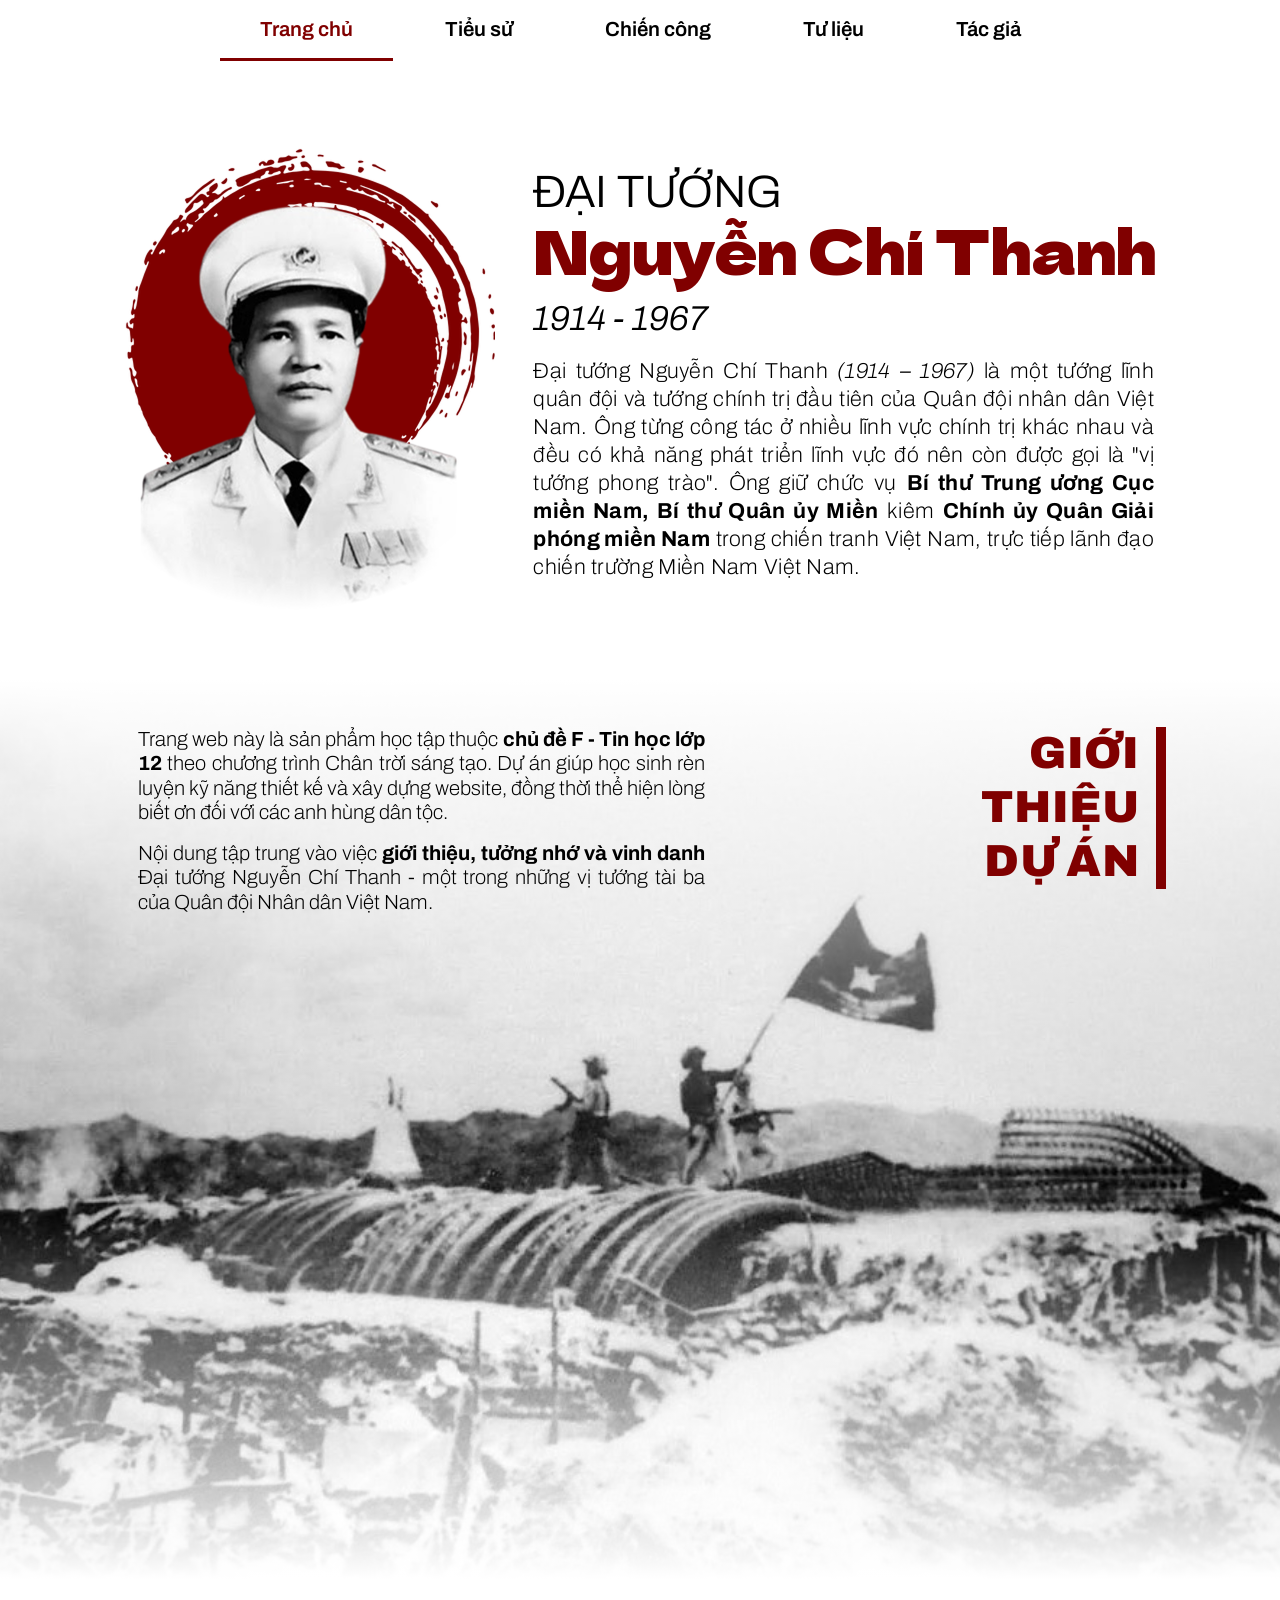
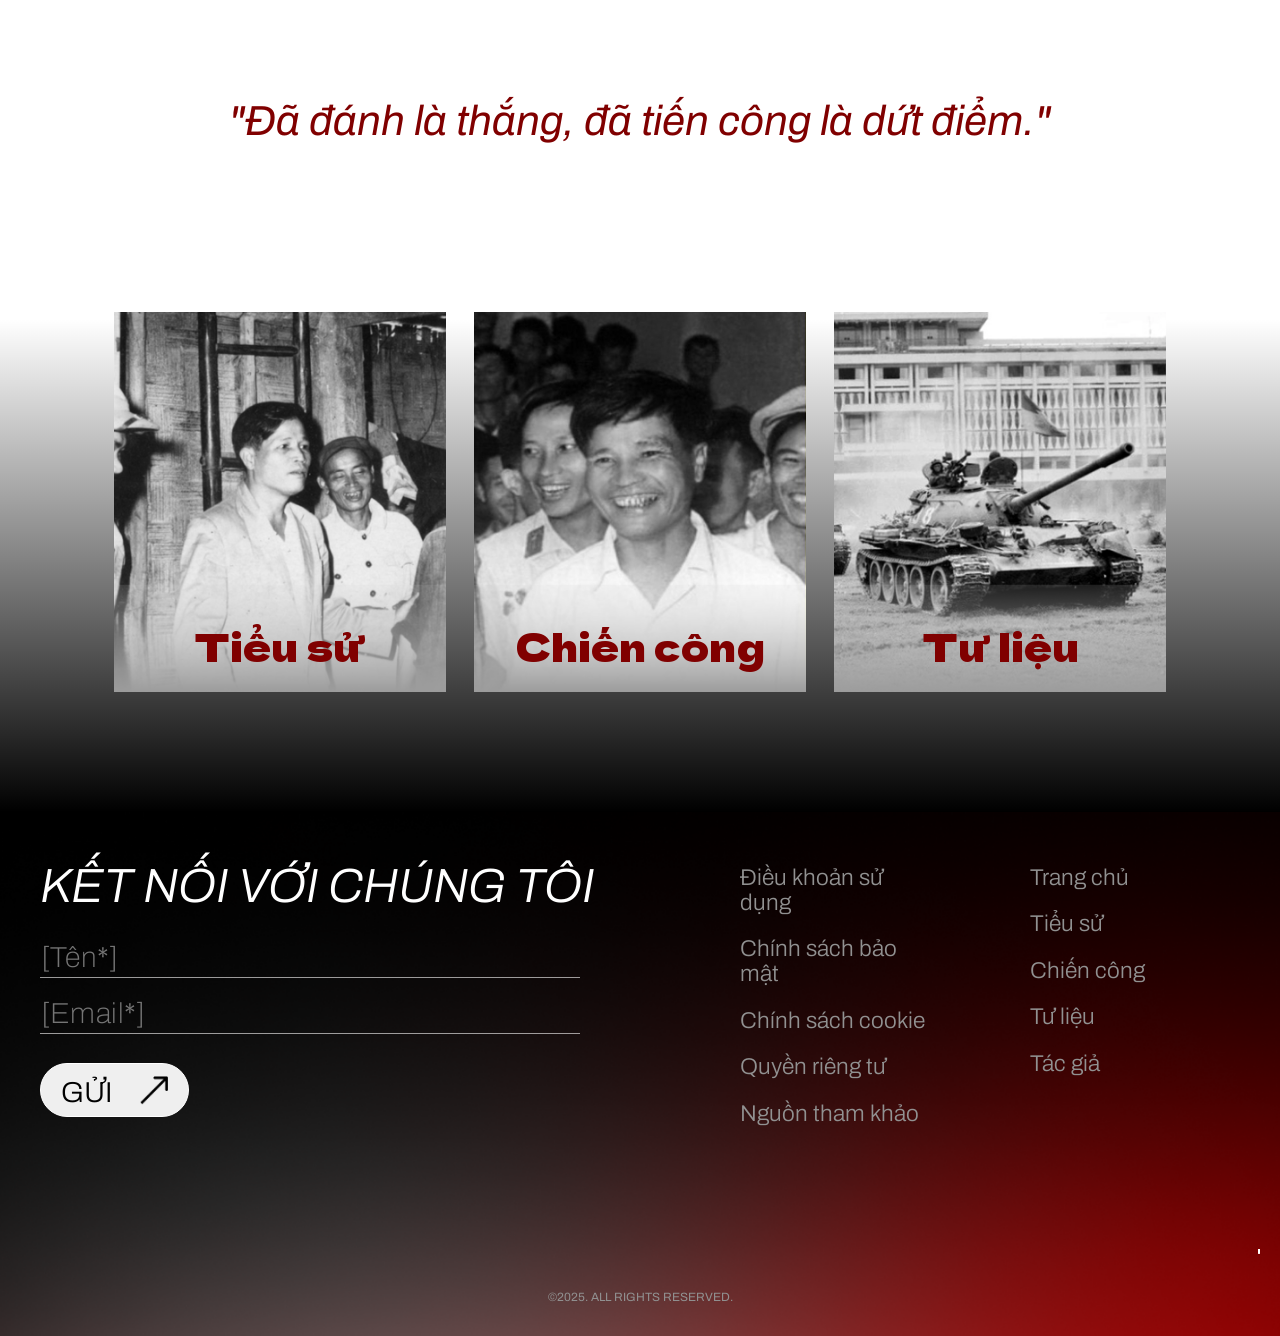
<file: index.html>
<!DOCTYPE html>
<html lang="vi">
<head>
    <meta charset="UTF-8">
    <meta name="viewport" content="width=device-width, initial-scale=1.0">
    <title>Anh hùng Nguyễn Chí Thanh</title>
    <style>
        @import url('https://fonts.googleapis.com/css2?family=Archivo:ital,wght@0,100..900;1,100..900&family=Dela+Gothic+One&display=swap');
    </style>
    <link rel="stylesheet" href="style.css">
</head>
<body>
    <nav>
        <a href="index.html" class="active">Trang chủ</a>
        <a href="autobiography.html">Tiểu sử</a>
        <a href="war.html">Chiến công</a>
        <a href="documentary.html">Tư liệu</a>
        <a href="contact.html">Tác giả</a>
    </nav>

    <section class="container">
        <div class="section-content nct">
            <img src="NCT.png" alt="Đại tướng Nguyễn Chí Thanh">
            <div class="info">
                <h2>Đại tướng</h2> 
                <h1>Nguyễn Chí Thanh</h1>
                <h3>1914 - 1967</h3>
                <p>Đại tướng Nguyễn Chí Thanh <i>(1914 – 1967)</i> là một tướng lĩnh quân đội và tướng chính trị đầu tiên của Quân đội nhân dân Việt Nam. 
                    Ông từng công tác ở nhiều lĩnh vực chính trị khác nhau và đều có khả năng phát triển lĩnh vực đó nên còn được gọi là "vị tướng phong trào". 
                    Ông giữ chức vụ <strong>Bí thư Trung ương Cục miền Nam, Bí thư Quân ủy Miền</strong> kiêm <strong>Chính ủy Quân Giải phóng miền Nam</strong> trong chiến tranh Việt Nam, trực tiếp lãnh đạo chiến trường Miền Nam Việt Nam.
                </p>    
            </div>
        </div>

        <div class="intro">
            <div class="section-content">
                <div class="intro_2">
                    <p>Trang web này là sản phẩm học tập thuộc <strong>chủ đề F - Tin học lớp 12</strong> theo chương trình Chân trời sáng tạo. 
                        Dự án giúp học sinh rèn luyện kỹ năng thiết kế và xây dựng website, đồng thời thể hiện lòng biết ơn đối với các anh hùng dân tộc.</p>
                    <p>Nội dung tập trung vào việc <strong>giới thiệu, tưởng nhớ và vinh danh</strong> Đại tướng Nguyễn Chí Thanh - một trong những vị tướng tài ba của Quân đội Nhân dân Việt Nam.</p>
                </div>
                <h2 class="intro_1">Giới thiệu dự án</h2>
            </div>
        </div>  

        <div class="section-content">
            <p class="quote">"Đã đánh là thắng, đã tiến công là dứt điểm."</p>
        </div>

        <div class="summary">
            <div class="section-content">
                <div class="col-third">
                    <div class="flip-box">
                        <div class="front">
                        <div class="front-div">
                            <img src="Frame 4.png" alt="">
                            <h3>Tiểu sử</h3>
                        </div>
                        </div>
                        <div class="back">
                            <h3>Tiểu sử</h3>
                            <p>Khám phá Đại tướng Nguyễn Chí Thanh – vị tướng tài ba, nhà lãnh đạo xuất sắc, người góp công lớn trong hai cuộc kháng chiến của dân tộc.</p>
                        </div>
                    </div>
                </div> 
                <div class="col-third">   
                    <div class="flip-box">
                        <div class="front">
                        <div class="front-div">
                            <img src="Frame 5.png" alt="">
                            <h3>Chiến công</h3>
                        </div>
                        </div>
                        <div class="back">
                            <h3>Chiến công</h3>
                            <p id="pdr-62">Theo dấu bước chân Nguyễn Chí Thanh in trên từng chiến trường để cảm nhận sâu sắc hơn tầm vóc một vị anh hùng dân tộc.</p>
                        </div>
                    </div>
                </div>
                <div class="col-third">
                    <div class="flip-box">
                        <div class="front">
                        <div class="front-div">
                            <img src="Frame 6.png" alt="">
                            <h3>Tư liệu</h3>
                        </div>
                        </div>
                        <div class="back">
                            <h3>Tư liệu</h3>
                            <p id="pdr-82">Một số hình ảnh, thước phim ấn tượng về những địa danh nổi bật trong chiến dịch Hồ Chí Minh.</p>
                        </div>
                    </div>
                </div>
            </div>
        </div>
    </section> 

    <footer class="footer">
        <div class="footer-container">
            <div class="footer-left">
                <h2>KẾT NỐI VỚI CHÚNG TÔI</h2>
                <input type="text" placeholder="[Tên*]" />
                <input type="email" placeholder="[Email*]" />
                <button class="send-button">GỬI <img src="Arrow 1.png" alt=""></button>
            </div>
    
            <div class="footer-right">
                <div class="footer-links">
                    <div class="links-column">
                        <ul>
                            <li>Điều khoản sử dụng</li>
                            <li>Chính sách bảo mật</li>
                            <li>Chính sách cookie</li>
                            <li>Quyền riêng tư</li>
                            <li>Nguồn tham khảo</li>
                        </ul>
                    </div>
                    <div class="links-column">
                        <ul>
                            <li>Trang chủ</li>
                            <li>Tiểu sử</li>
                            <li>Chiến công</li>
                            <li>Tư liệu</li>
                            <li>Tác giả</li>
                        </ul>
                    </div>
                </div>
            </div>
        </div>
    
        <div class="marquee-container">
          <p class="footer-note marquee-text">
              Đây là sản phẩm học tập chủ đề F - Tin học lớp 12 - Trường THPT chuyên Lê Hồng Phong
          </p>
      </div>
        <p class="footer-copyright">©2025. ALL RIGHTS RESERVED.</p>
    </footer>
</body>
</html>
</file>
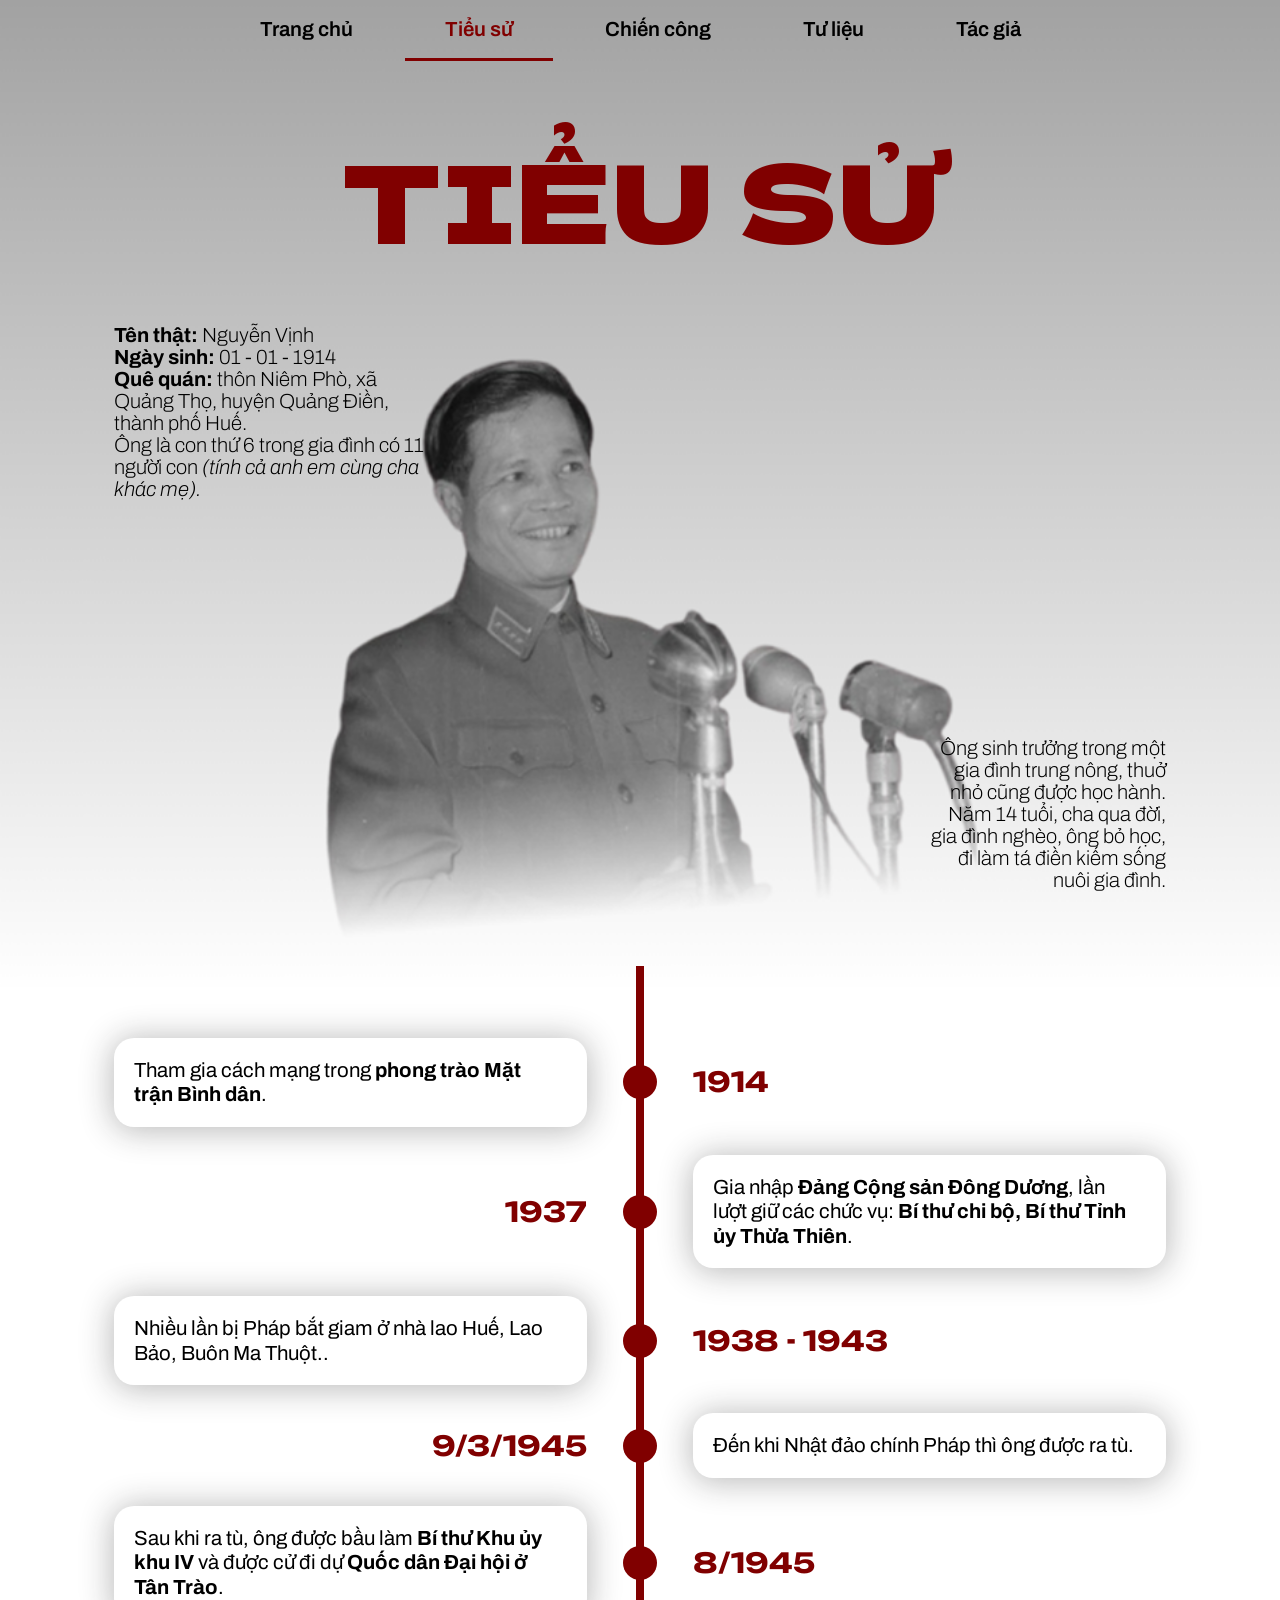
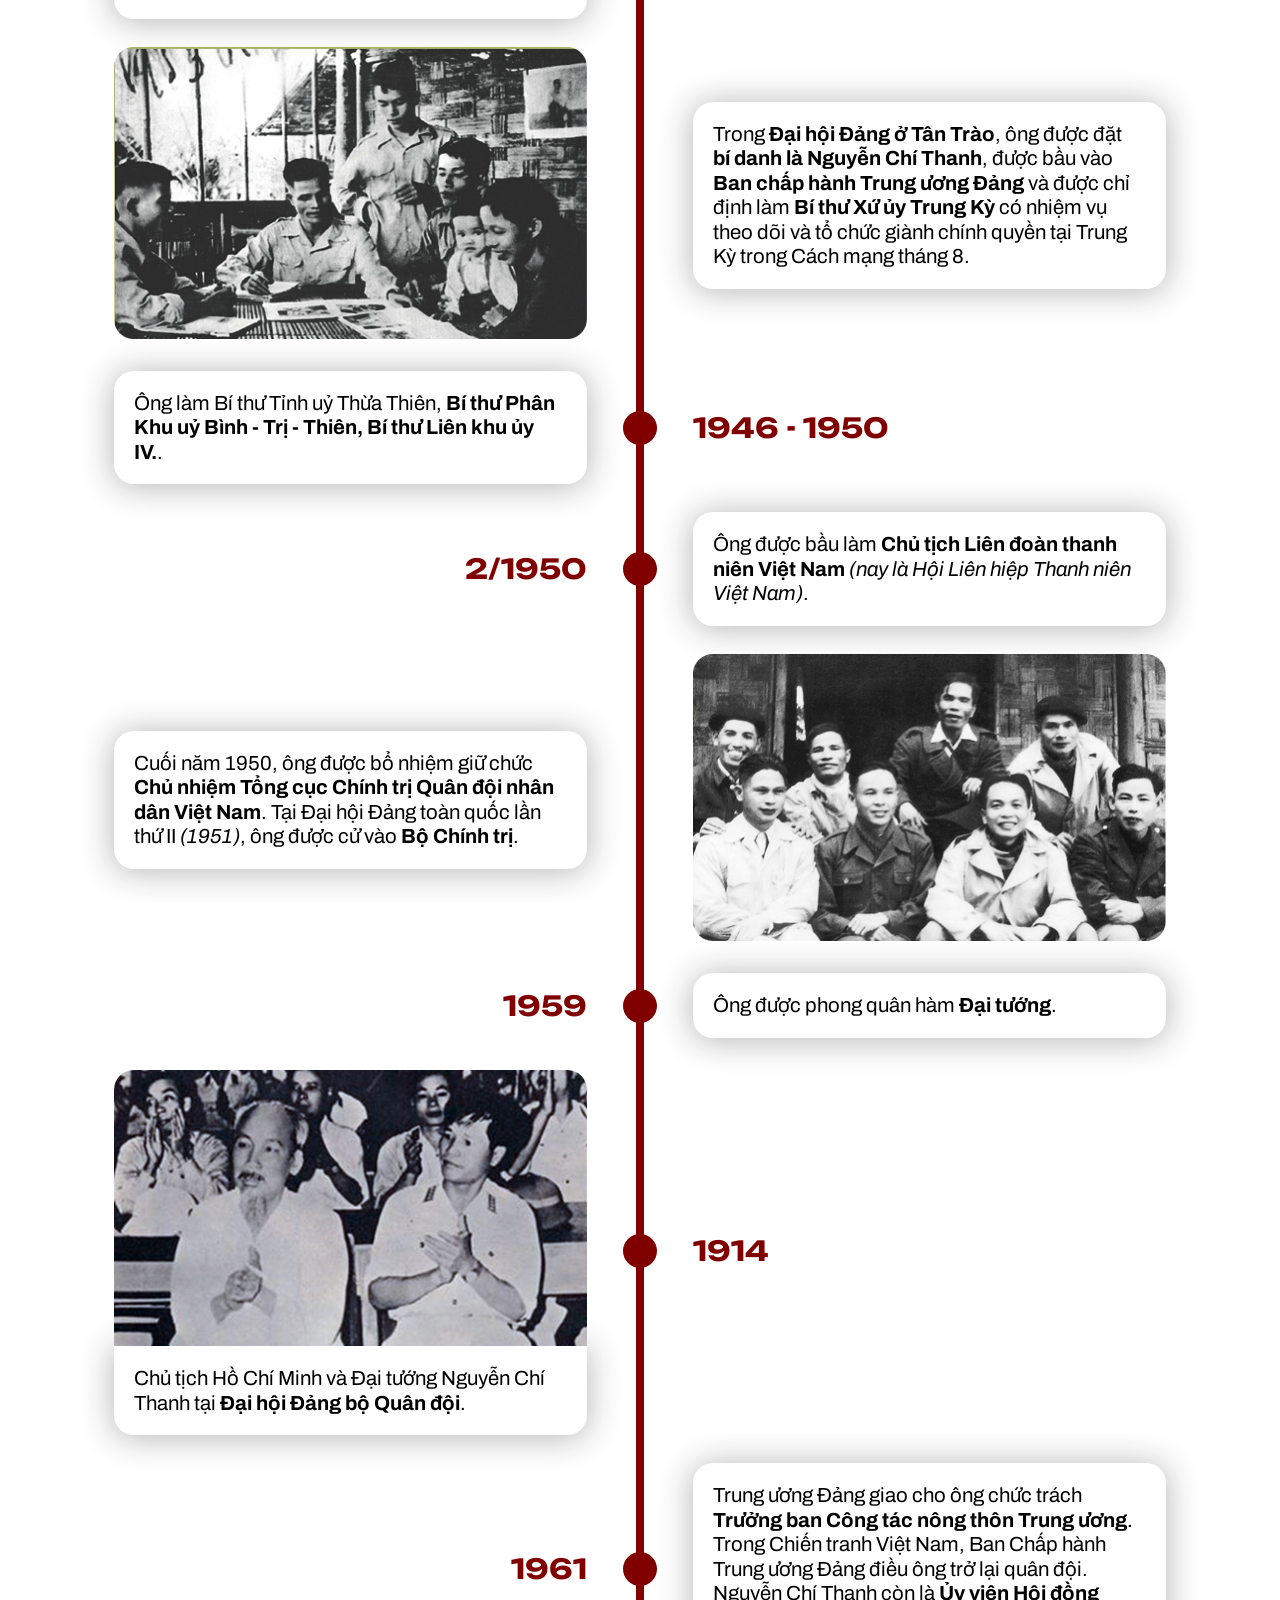
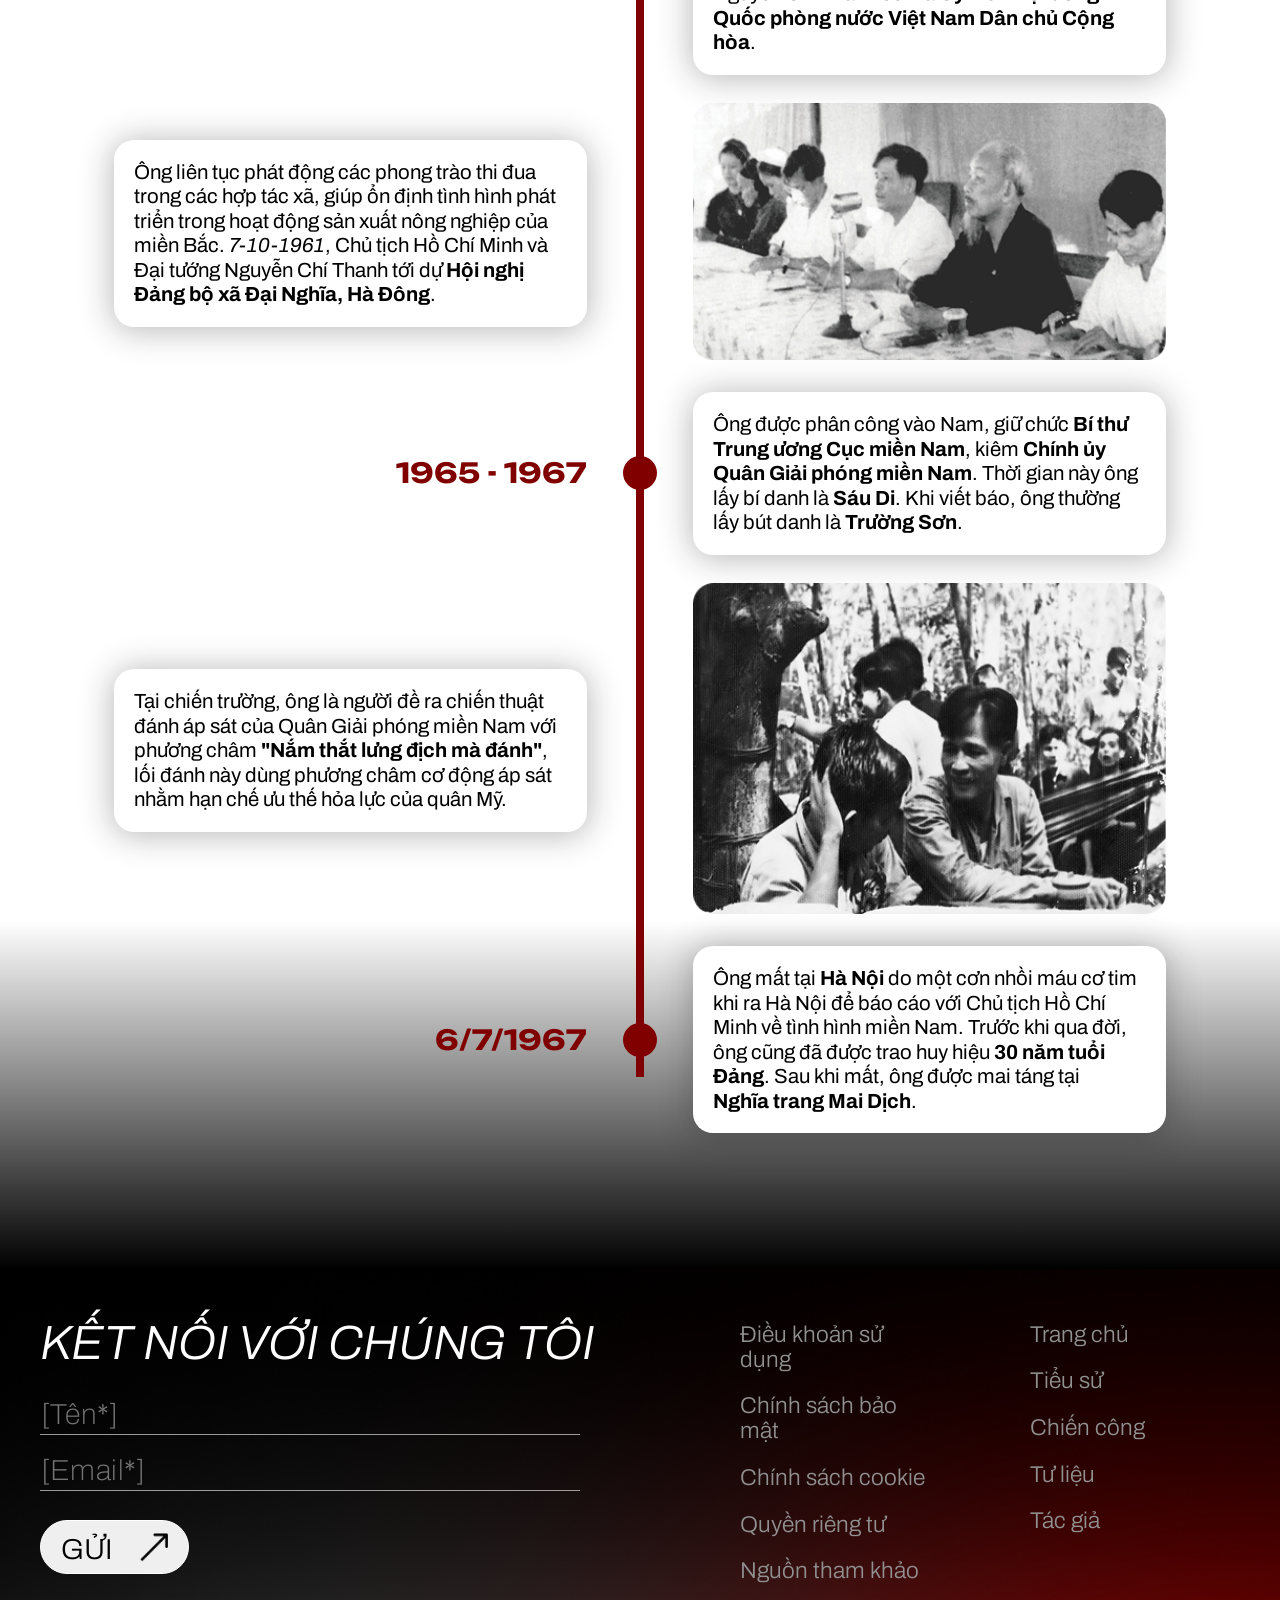
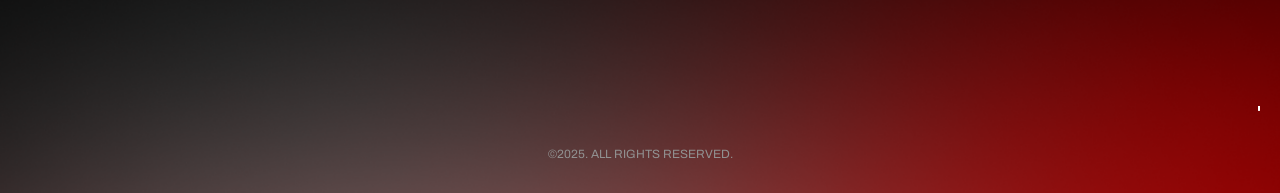
<file: autobiography.html>
<!DOCTYPE html>
<html lang="vi">
<head>
    <meta charset="UTF-8">
    <meta name="viewport" content="width=device-width, initial-scale=1.0">
    <title>Anh hùng Nguyễn Chí Thanh</title>
    <style>
        @import url('https://fonts.googleapis.com/css2?family=Archivo:ital,wght@0,100..900;1,100..900&family=Dela+Gothic+One&display=swap');
        @import url('https://fonts.googleapis.com/css2?family=Unbounded:wght@700&display=swap');
    </style>
    <link rel="stylesheet" href="style.css">
    <link rel="stylesheet" href="https://cdnjs.cloudflare.com/ajax/libs/font-awesome/6.0.0/css/all.min.css">
</head>
<body>
    <div class="wrapper1">
        <nav class="nav-bio">
            <a href="index.html">Trang chủ</a>
            <a href="autobiography.html" class="active">Tiểu sử</a>
            <a href="war.html">Chiến công</a>
            <a href="documentary.html">Tư liệu</a>
            <a href="contact.html">Tác giả</a>
        </nav>

        <section class="section-content bio">
            <h1 class="bio-title">Tiểu sử</h1>
            <div class="bio-p">
            <p class="left">
                <strong>Tên thật:</strong> Nguyễn Vịnh
                <br><b>Ngày sinh:</b> 01 - 01 - 1914
                <br><strong>Quê quán:</strong> thôn Niêm Phò, xã Quảng Thọ, huyện Quảng Điền, thành phố Huế.
                <br>Ông là con thứ 6 trong gia đình có 11 người con <i>(tính cả anh em cùng cha khác mẹ).</i> 
            </p>
            <p class="right">Ông sinh trưởng trong một gia đình trung nông, thuở nhỏ cũng được học hành. Năm 14 tuổi, cha qua đời, gia đình nghèo, ông bỏ học, đi làm tá điền kiếm sống nuôi gia đình.</p>
            </div>
        </section>
    </div>

    <section class="timeline">
        <div class="section-content">
            <div class="tl-row autoShow">
                <p class="tl-item tl-left">Tham gia cách mạng trong <b>phong trào Mặt trận Bình dân</b>.</p>
                <h3 class="tl-item tl-right">1914</h3>
            </div>
            <div class="tl-row autoShow">
                <h3 class="tl-item tl-left">1937</h3>
                <p class="tl-item tl-right">Gia nhập <b>Đảng Cộng sản Đông Dương</b>, lần lượt giữ các chức vụ: <b>Bí thư chi bộ, Bí thư Tỉnh ủy Thừa Thiên</b>.</p>
            </div>
            <div class="tl-row autoShow">
                <p class="tl-item tl-left">Nhiều lần bị Pháp bắt giam ở nhà lao Huế, Lao Bảo, Buôn Ma Thuột.</b>.</p>
                <h3 class="tl-item tl-right">1938 - 1943</h3>
            </div>
            <div class="tl-row autoShow">
                <h3 class="tl-item tl-left">9/3/1945</h3>
                <p class="tl-item tl-right">Đến khi Nhật đảo chính Pháp thì ông được ra tù.</p>
            </div>
            <div class="tl-row autoShow">
                <p class="tl-item tl-left">Sau khi ra tù, ông được bầu làm <b>Bí thư Khu ủy khu IV</b> và được cử đi dự <b>Quốc dân Đại hội ở Tân Trào</b>.</p>
                <h3 class="tl-item tl-right">8/1945</h3>
            </div>
            <div class="tl-row autoShow">
                <div class="tl-item"><img src="image 3.png" alt=""></div>
                <p class="tl-item tl-right" id="nodot">Trong <b>Đại hội Đảng ở Tân Trào</b>, ông được đặt <b>bí danh là Nguyễn Chí Thanh</b>, được bầu vào 
                    <b>Ban chấp hành Trung ương Đảng</b> và được chỉ định làm <b>Bí thư Xứ ủy Trung Kỳ</b> có nhiệm vụ theo dõi và tổ chức giành chính quyền tại Trung Kỳ trong Cách mạng tháng 8.</p>
            </div>
            <div class="tl-row autoShow">
                <p class="tl-item tl-left">Ông làm Bí thư Tỉnh uỷ Thừa Thiên, <b>Bí thư Phân Khu uỷ Bình - Trị - Thiên, Bí thư Liên khu ủy IV.</b>.</p>
                <h3 class="tl-item tl-right">1946 - 1950</h3>
            </div>
            <div class="tl-row autoShow">
                <h3 class="tl-item tl-left">2/1950</h3>
                <p class="tl-item tl-right">Ông được bầu làm <b>Chủ tịch Liên đoàn thanh niên Việt Nam</b> <i>(nay là Hội Liên hiệp Thanh niên Việt Nam)</i>.</p>
            </div>
            <div class="tl-row autoShow">
                <p class="tl-item tl-left" id="nodot">Cuối năm 1950, ông được bổ nhiệm giữ chức <b>Chủ nhiệm Tổng cục Chính trị 
                    Quân đội nhân dân Việt Nam</b>. Tại Đại hội Đảng toàn quốc lần thứ II <i>(1951)</i>, ông được cử vào <b>Bộ Chính trị</b>.</p>
                    <div class="tl-item"><img src="image 4.png" alt=""></div>
            </div>
            <div class="tl-row autoShow">
                <h3 class="tl-item tl-left">1959</h3>
                <p class="tl-item tl-right">Ông được phong quân hàm <b>Đại tướng</b>.</p>
            </div>
            <div class="tl-row autoShow">
                <div class="tl-item tl-left" >
                    <img id="bdradius-special-img" src="image 22.png" alt="">
                    <p id="bdradius-special-p">Chủ tịch Hồ Chí Minh và Đại tướng Nguyễn Chí Thanh tại <b>Đại hội Đảng bộ Quân đội</b>.</p>
                </div>
                <h3 class="tl-item tl-right">1914</h3>
            </div>
            <div class="tl-row autoShow">
                <h3 class="tl-item tl-left">1961</h3>
                <p class="tl-item tl-right">Trung ương Đảng giao cho ông chức trách <b>Trưởng ban Công tác nông thôn Trung ương</b>. 
                    Trong Chiến tranh Việt Nam, Ban Chấp hành Trung ương Đảng điều ông trở lại quân đội. Nguyễn Chí Thanh còn là 
                    <b>Ủy viên Hội đồng Quốc phòng nước Việt Nam Dân chủ Cộng hòa</b>.</p>
            </div>
            <div class="tl-row autoShow">
                <p class="tl-item tl-left" id="nodot">Ông liên tục phát động các phong trào thi đua trong các hợp tác xã, 
                    giúp ổn định tình hình phát triển trong hoạt động sản xuất nông nghiệp của miền Bắc. <i>7-10-1961</i>, 
                    Chủ tịch Hồ Chí Minh và Đại tướng Nguyễn Chí Thanh tới dự <b>Hội nghị Đảng bộ xã Đại Nghĩa, Hà Đông</b>.</p>
                    <div class="tl-item"><img src="image 5.png" alt=""></div>
            </div>
            <div class="tl-row autoShow">
                <h3 class="tl-item tl-left">1965 - 1967</h3>
                <p class="tl-item tl-right">Ông được phân công vào Nam, giữ chức <b>Bí thư Trung ương Cục miền Nam</b>, 
                    kiêm <b>Chính ủy Quân Giải phóng miền Nam</b>. Thời gian này ông lấy bí danh là <b>Sáu Di</b>. 
                    Khi viết báo, ông thường lấy bút danh là <b>Trường Sơn</b>.</p>
            </div>
            <div class="tl-row autoShow">
                <p class="tl-item tl-left" id="nodot">Tại chiến trường, ông là người đề ra chiến thuật đánh áp sát của 
                    Quân Giải phóng miền Nam với phương châm <b>"Nắm thắt lưng địch mà đánh"</b>, lối đánh này dùng 
                    phương châm cơ động áp sát nhằm hạn chế ưu thế hỏa lực của quân Mỹ.</p>
                <div class="tl-item"><img src="image 6.png" alt=""></div>
            </div>
            <div class="tl-row autoShow">
                <h3 class="tl-item tl-left">6/7/1967</h3>
                <p class="tl-item tl-right">Ông mất tại <b>Hà Nội</b> do một cơn nhồi máu cơ tim khi ra Hà Nội để báo cáo 
                    với Chủ tịch Hồ Chí Minh về tình hình miền Nam. Trước khi qua đời, ông cũng đã được trao huy hiệu <b>30 năm tuổi Đảng</b>. 
                    Sau khi mất, ông được mai táng tại <b>Nghĩa trang Mai Dịch</b>.</p>
            </div>
        </div>
    </section>


    <footer class="footer">
        <div class="footer-container">
            <div class="footer-left">
                <h2>KẾT NỐI VỚI CHÚNG TÔI</h2>
                <input type="text" placeholder="[Tên*]" />
                <input type="email" placeholder="[Email*]" />
                <button class="send-button">GỬI <img src="Arrow 1.png" alt=""></button>
            </div>
    
            <div class="footer-right">
                <div class="footer-links">
                    <div class="links-column">
                        <ul>
                            <li>Điều khoản sử dụng</li>
                            <li>Chính sách bảo mật</li>
                            <li>Chính sách cookie</li>
                            <li>Quyền riêng tư</li>
                            <li>Nguồn tham khảo</li>
                        </ul>
                    </div>
                    <div class="links-column">
                        <ul>
                            <li>Trang chủ</li>
                            <li>Tiểu sử</li>
                            <li>Chiến công</li>
                            <li>Tư liệu</li>
                            <li>Tác giả</li>
                        </ul>
                    </div>
                </div>
            </div>
        </div>
    
        <div class="marquee-container">
          <p class="footer-note marquee-text">
              Đây là sản phẩm học tập chủ đề F - Tin học lớp 12 - Trường THPT chuyên Lê Hồng Phong
          </p>
      </div>
        <p class="footer-copyright">©2025. ALL RIGHTS RESERVED.</p>
    </footer>
</body>
</html>
</file>
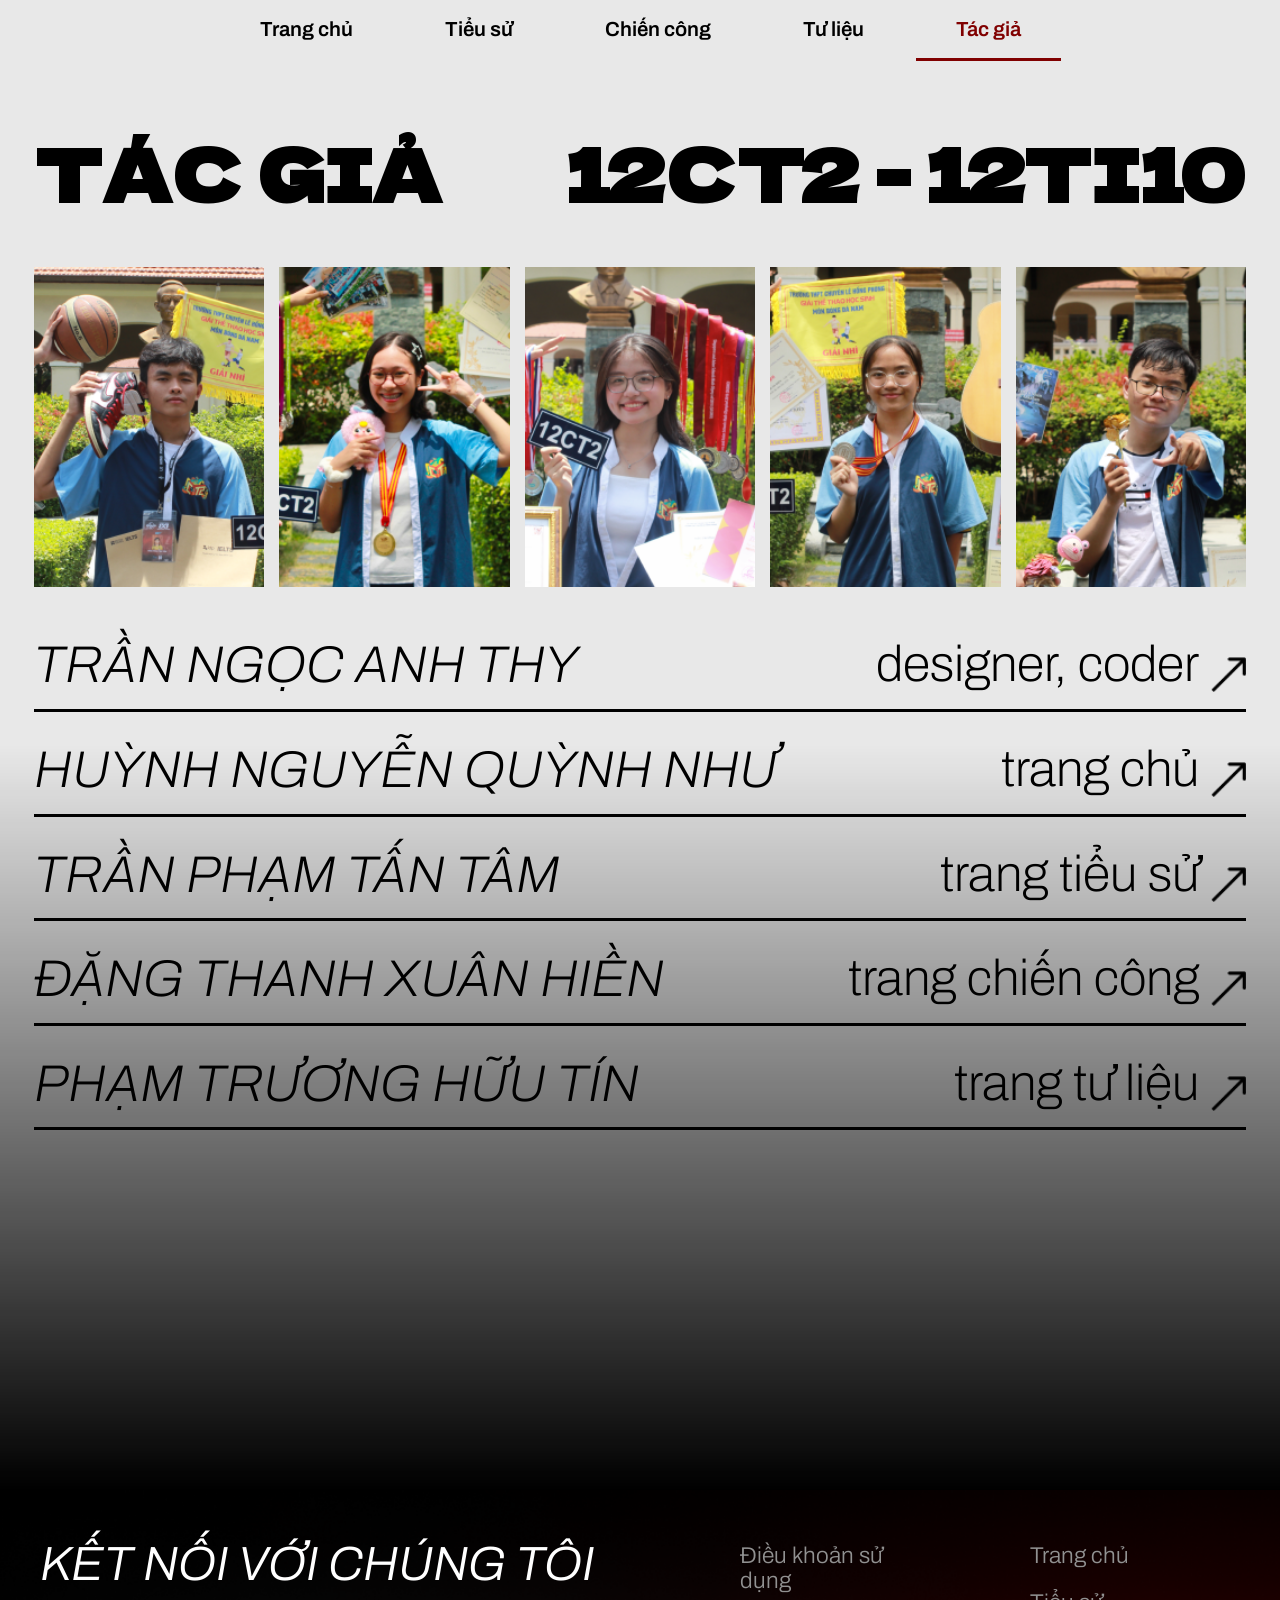
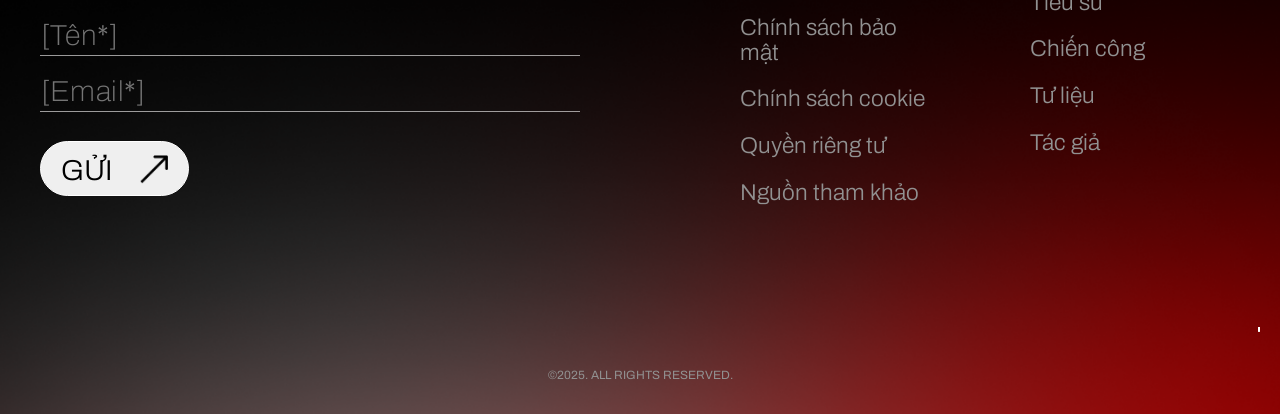
<file: contact.html>
<!DOCTYPE html>
<html lang="vi">
<head>
    <meta charset="UTF-8">
    <meta name="viewport" content="width=device-width, initial-scale=1.0">
    <title>Anh hùng Nguyễn Chí Thanh</title>
    <style>
        @import url('https://fonts.googleapis.com/css2?family=Archivo:ital,wght@0,100..900;1,100..900&family=Dela+Gothic+One&display=swap');
        @import url('https://fonts.googleapis.com/css2?family=Unbounded:wght@700&display=swap');
    </style>
    <link rel="stylesheet" href="style.css">
    <link rel="stylesheet" href="https://cdnjs.cloudflare.com/ajax/libs/font-awesome/6.0.0/css/all.min.css">
</head>
<body>
    <div class="member-background">
        <nav>
            <a href="index.html">Trang chủ</a>
            <a href="autobiography.html">Tiểu sử</a>
            <a href="war.html">Chiến công</a>
            <a href="documentary.html">Tư liệu</a>
            <a href="contact.html" class="active">Tác giả</a>
        </nav>

        <section class="section-content member-section">
            <div class="title-row">
                <h1>Tác giả</h1>
                <h1>12CT2 - 12Ti10</h1>
            </div>

            <div class="portrait">
                <img src="Frame 38.png" alt="">
                <img src="Frame 39.png" alt="">
                <img src="Frame 40.png" alt="">
                <img src="Frame 41.png" alt="">
                <img src="Frame 42.png" alt="">
            </div>

            <div class="member-row">
                <p class="member-name">TRẦN NGỌC ANH THY</p>
                <div class="member-job">
                    <p class="member-job-p">designer, coder</p>
                    <a href="https://www.facebook.com/thy.tina.142/" target="https://www.facebook.com/thy.tina.142/">
                        <img src="Arrow 1.png" alt="Facebook">
                    </a>
                </div>
            </div>
            <div class="member-row">
                <p class="member-name">HUỲNH NGUYỄN QUỲNH NHƯ</p>
                <div class="member-job">
                    <p class="member-job-p">trang chủ</p>
                    <a href="https://www.facebook.com/hnqn.142" target="https://www.facebook.com/hnqn.142">
                        <img src="Arrow 1.png" alt="Facebook">
                    </a>
                </div>
            </div>
            <div class="member-row">
                <p class="member-name">TRẦN PHẠM TẤN TÂM</p>
                <div class="member-job">
                <p class="member-job-p">trang tiểu sử</p>
                    <a href="https://www.facebook.com/profile.php?id=100093416522880" target="https://www.facebook.com/profile.php?id=100093416522880">
                        <img src="Arrow 1.png" alt="Facebook">
                    </a>
                </div>
            </div>
            <div class="member-row">
                <p class="member-name">ĐẶNG THANH XUÂN HIỀN</p>
                <div class="member-job">
                    <p class="member-job-p">trang chiến công</p>
                    <a href="https://www.facebook.com/profile.php?id=100084779305927" target="https://www.facebook.com/profile.php?id=100084779305927">
                        <img src="Arrow 1.png" alt="Facebook">
                    </a>
                </div>
            </div>
            <div class="member-row">
                <p class="member-name">PHẠM TRƯƠNG HỮU TÍN</p>
                <div class="member-job">
                    <p class="member-job-p">trang tư liệu</p>
                    <a href="https://www.facebook.com/huutin.phamtruong" target="https://www.facebook.com/huutin.phamtruong">
                        <img src="Arrow 1.png" alt="Facebook">
                    </a>
                </div>
            </div>
        </section>
    </div>

    <footer class="footer">
        <div class="footer-container">
            <div class="footer-left">
                <h2>KẾT NỐI VỚI CHÚNG TÔI</h2>
                <input type="text" placeholder="[Tên*]" />
                <input type="email" placeholder="[Email*]" />
                <button class="send-button">GỬI <img src="Arrow 1.png" alt=""></button>
            </div>

            <div class="footer-right">
                <div class="footer-links">
                    <div class="links-column">
                        <ul>
                            <li>Điều khoản sử dụng</li>
                            <li>Chính sách bảo mật</li>
                            <li>Chính sách cookie</li>
                            <li>Quyền riêng tư</li>
                            <li>Nguồn tham khảo</li>
                        </ul>
                    </div>
                    <div class="links-column">
                        <ul>
                            <li>Trang chủ</li>
                            <li>Tiểu sử</li>
                            <li>Chiến công</li>
                            <li>Tư liệu</li>
                            <li>Tác giả</li>
                        </ul>
                    </div>
                </div>
            </div>
        </div>

        <div class="marquee-container">
        <p class="footer-note marquee-text">
            Đây là sản phẩm học tập chủ đề F - Tin học lớp 12 - Trường THPT chuyên Lê Hồng Phong
        </p>
    </div>
        <p class="footer-copyright">©2025. ALL RIGHTS RESERVED.</p>
    </footer>
</body>
</html>
</file>
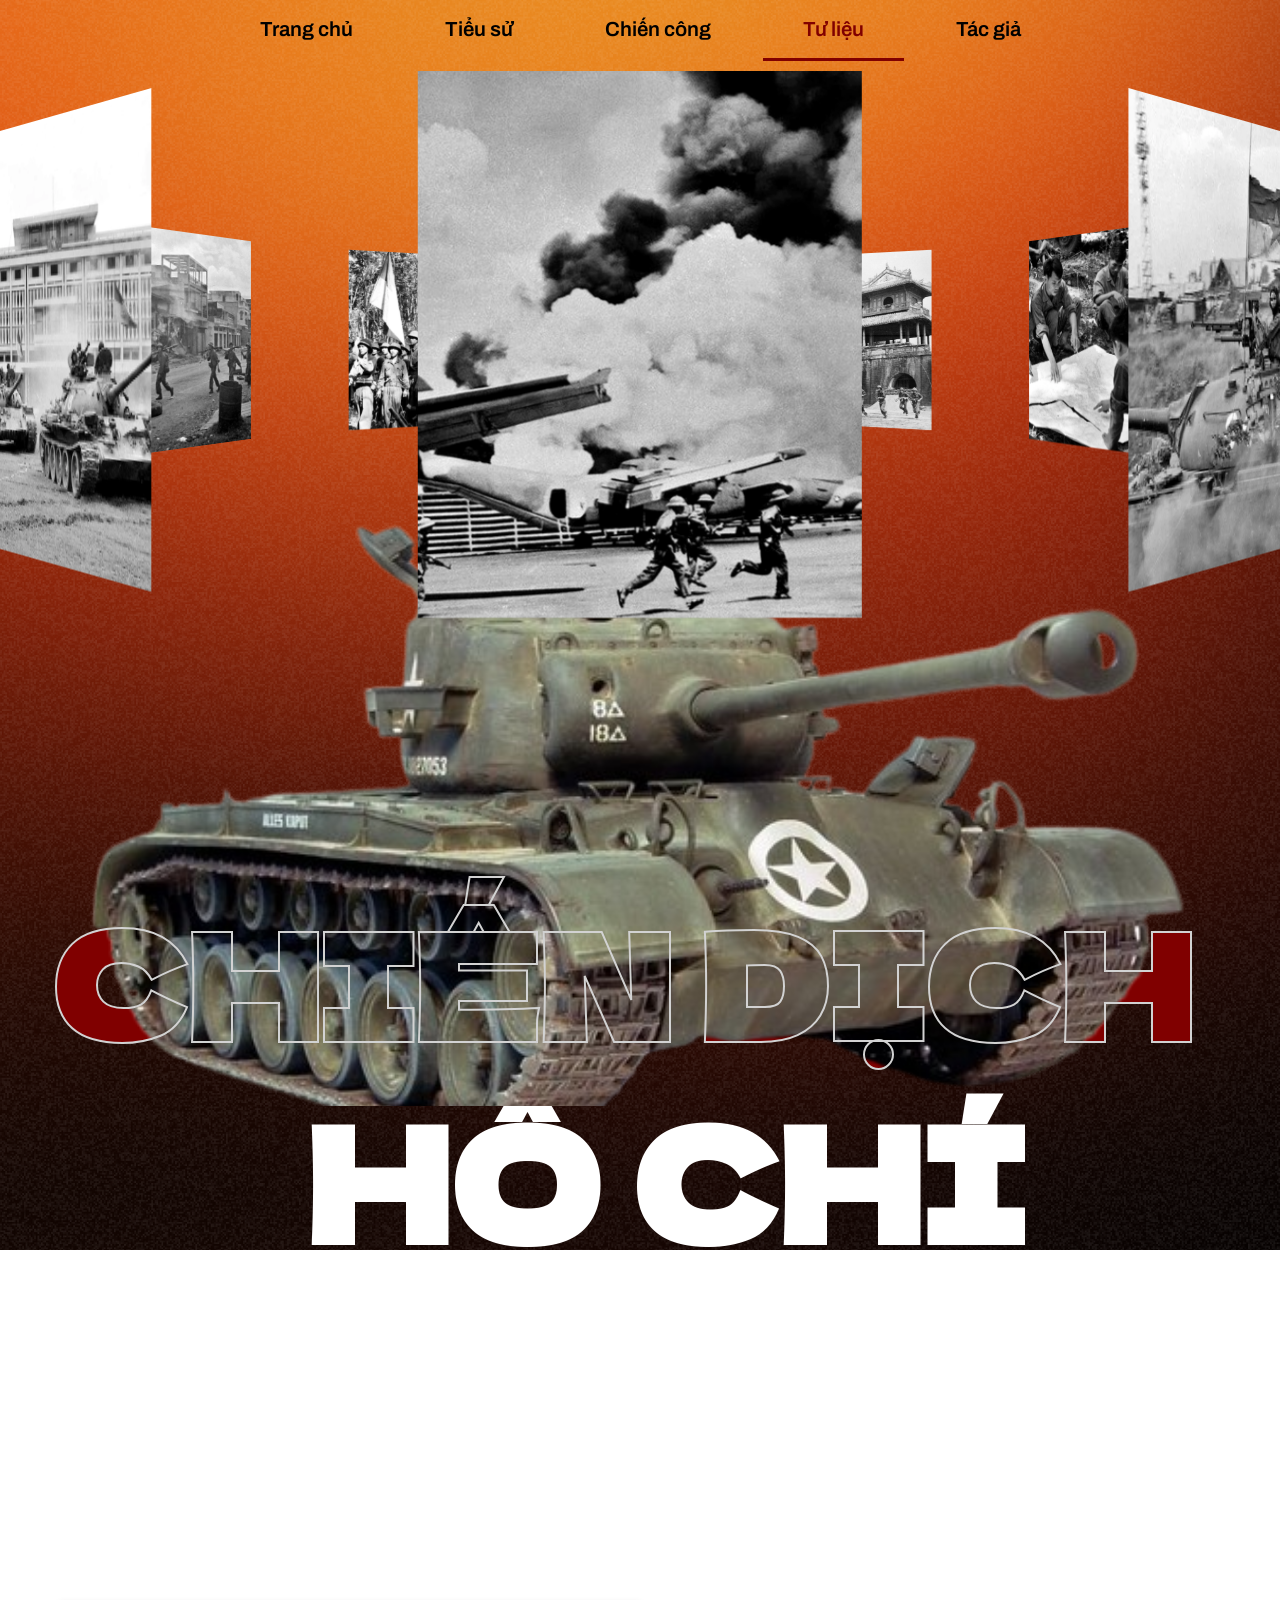
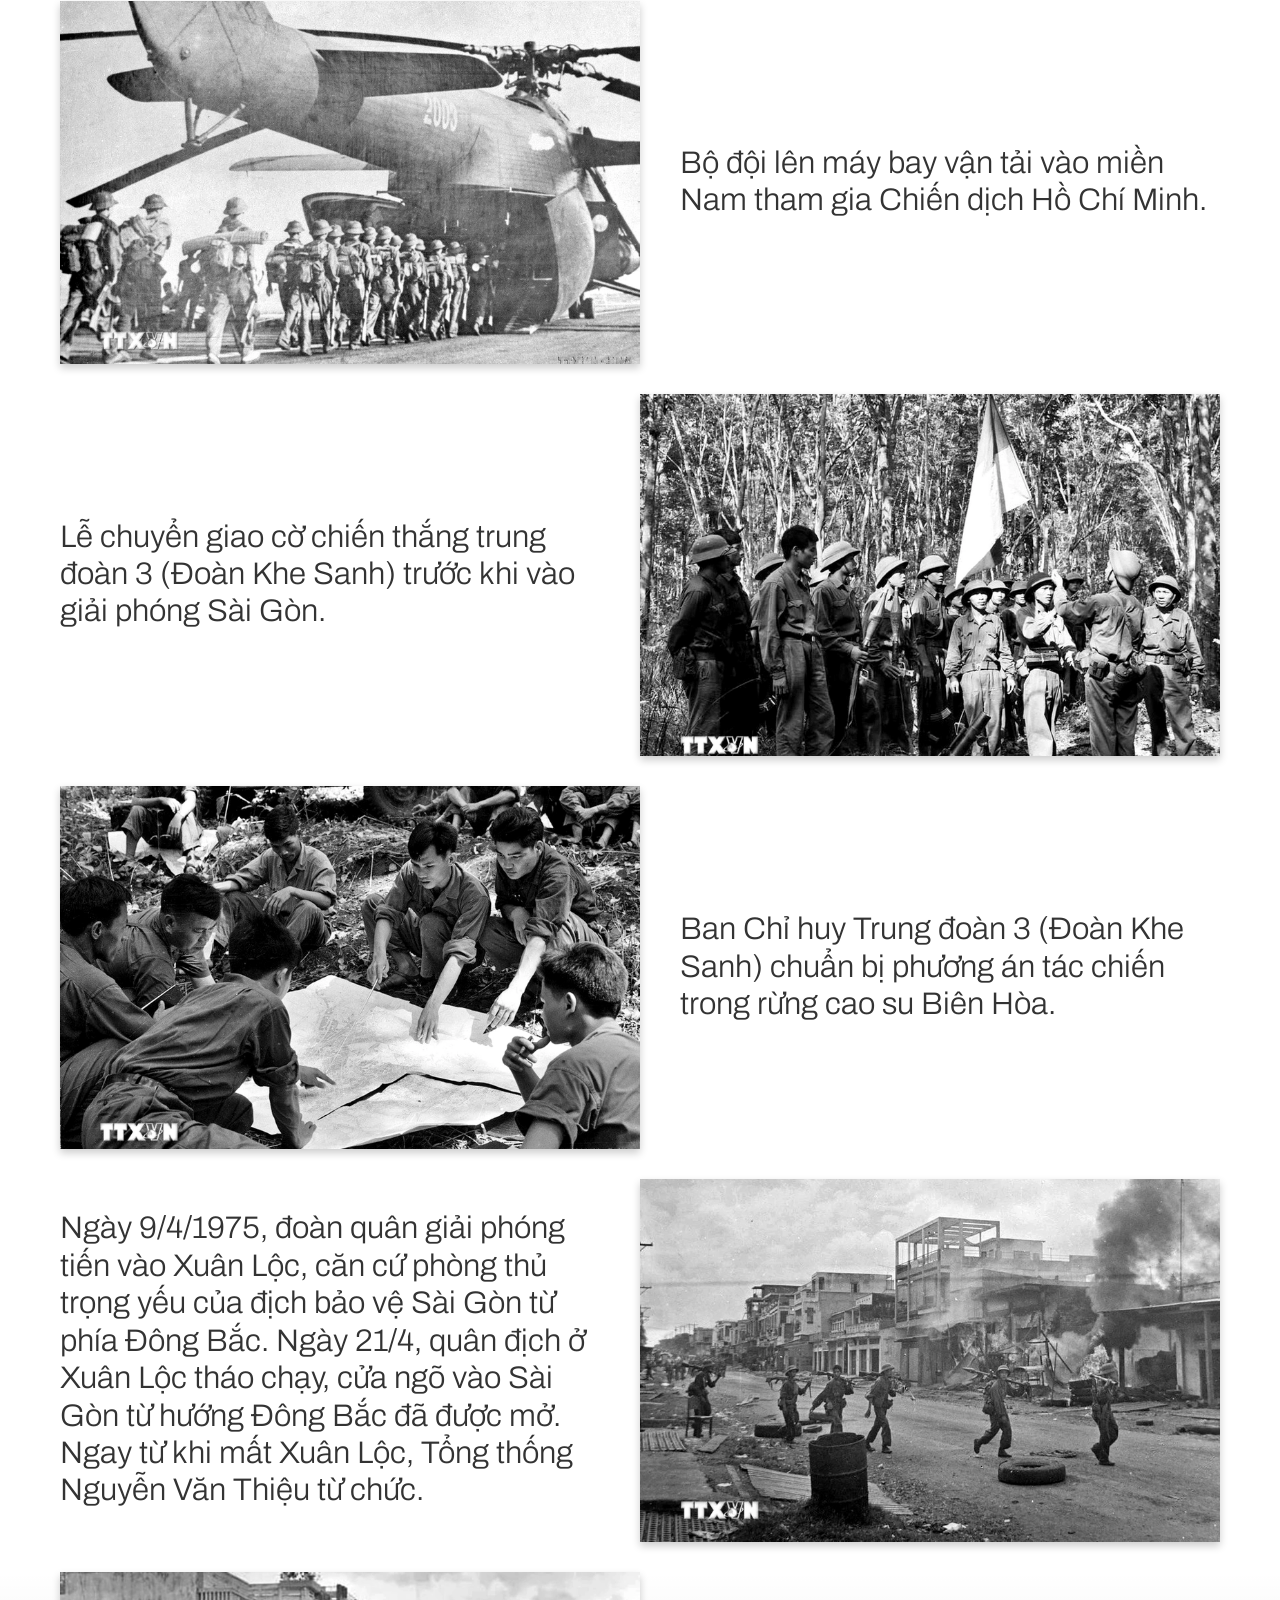
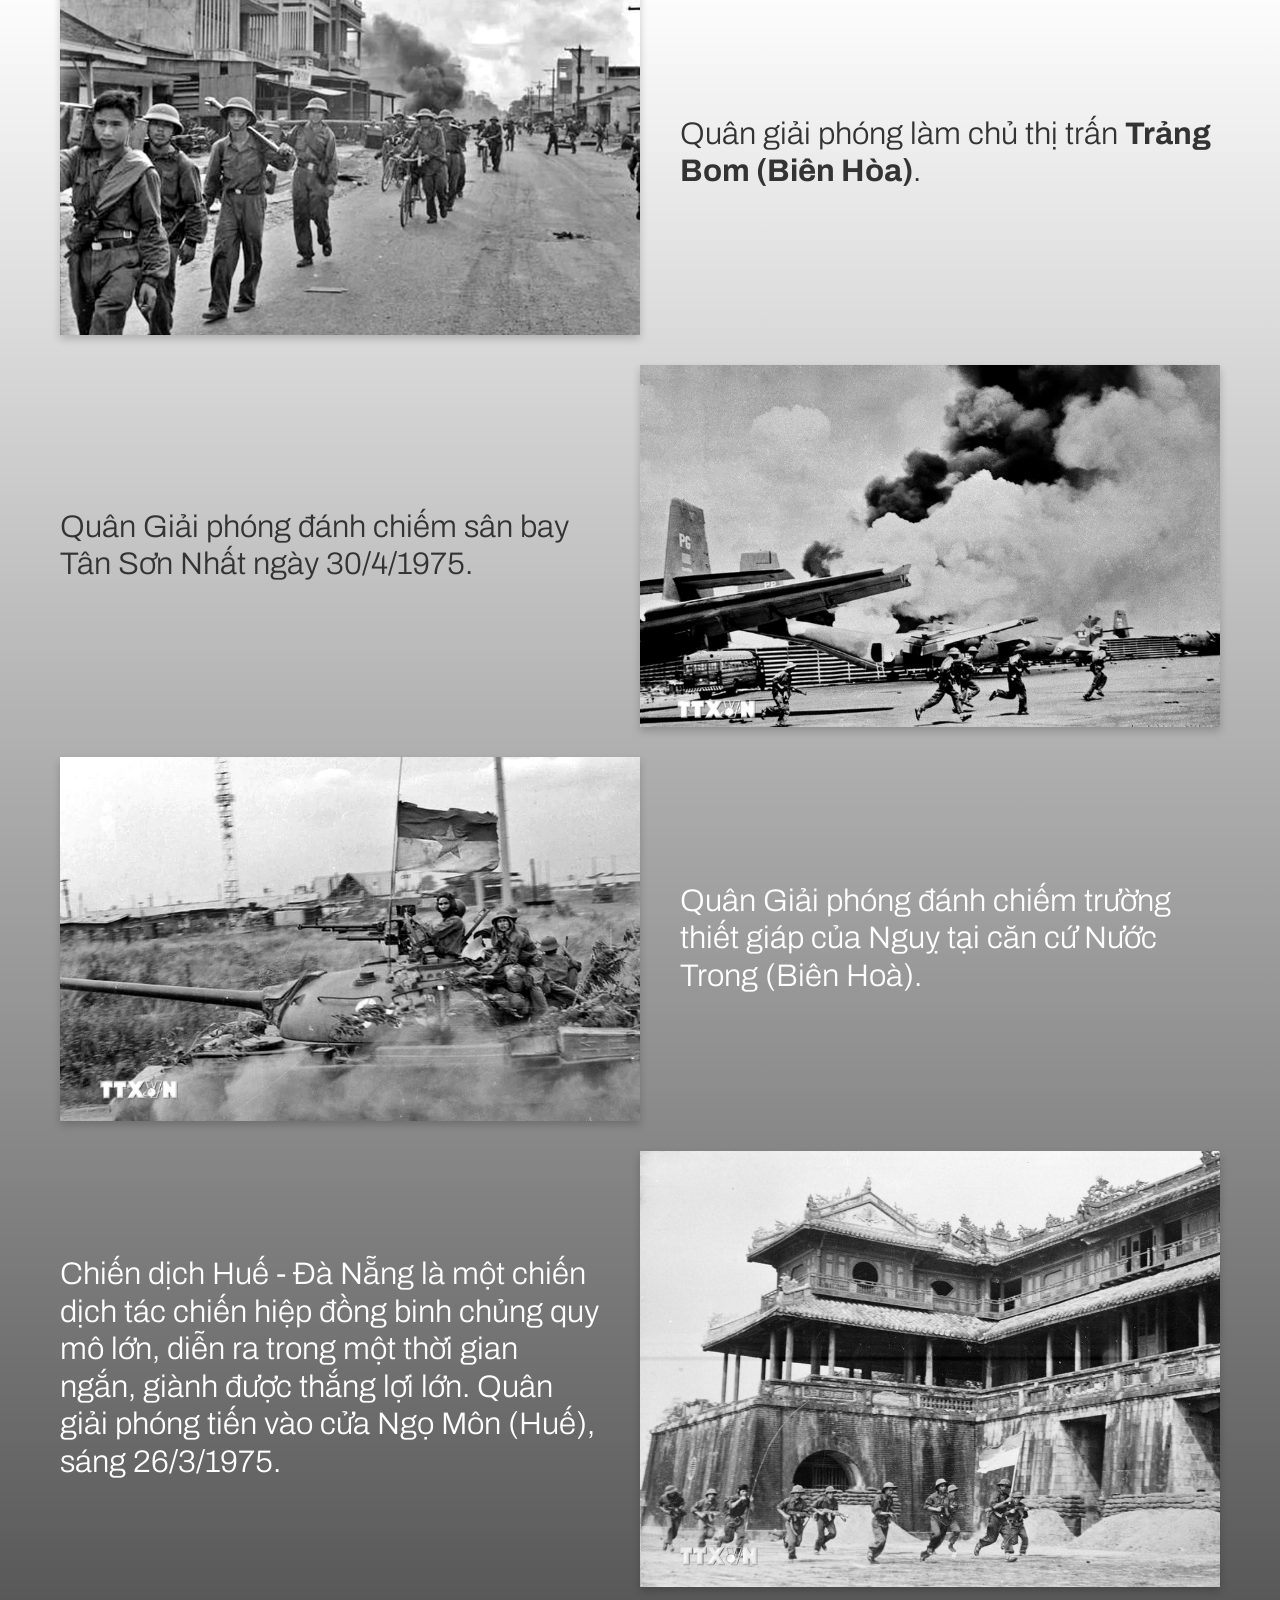
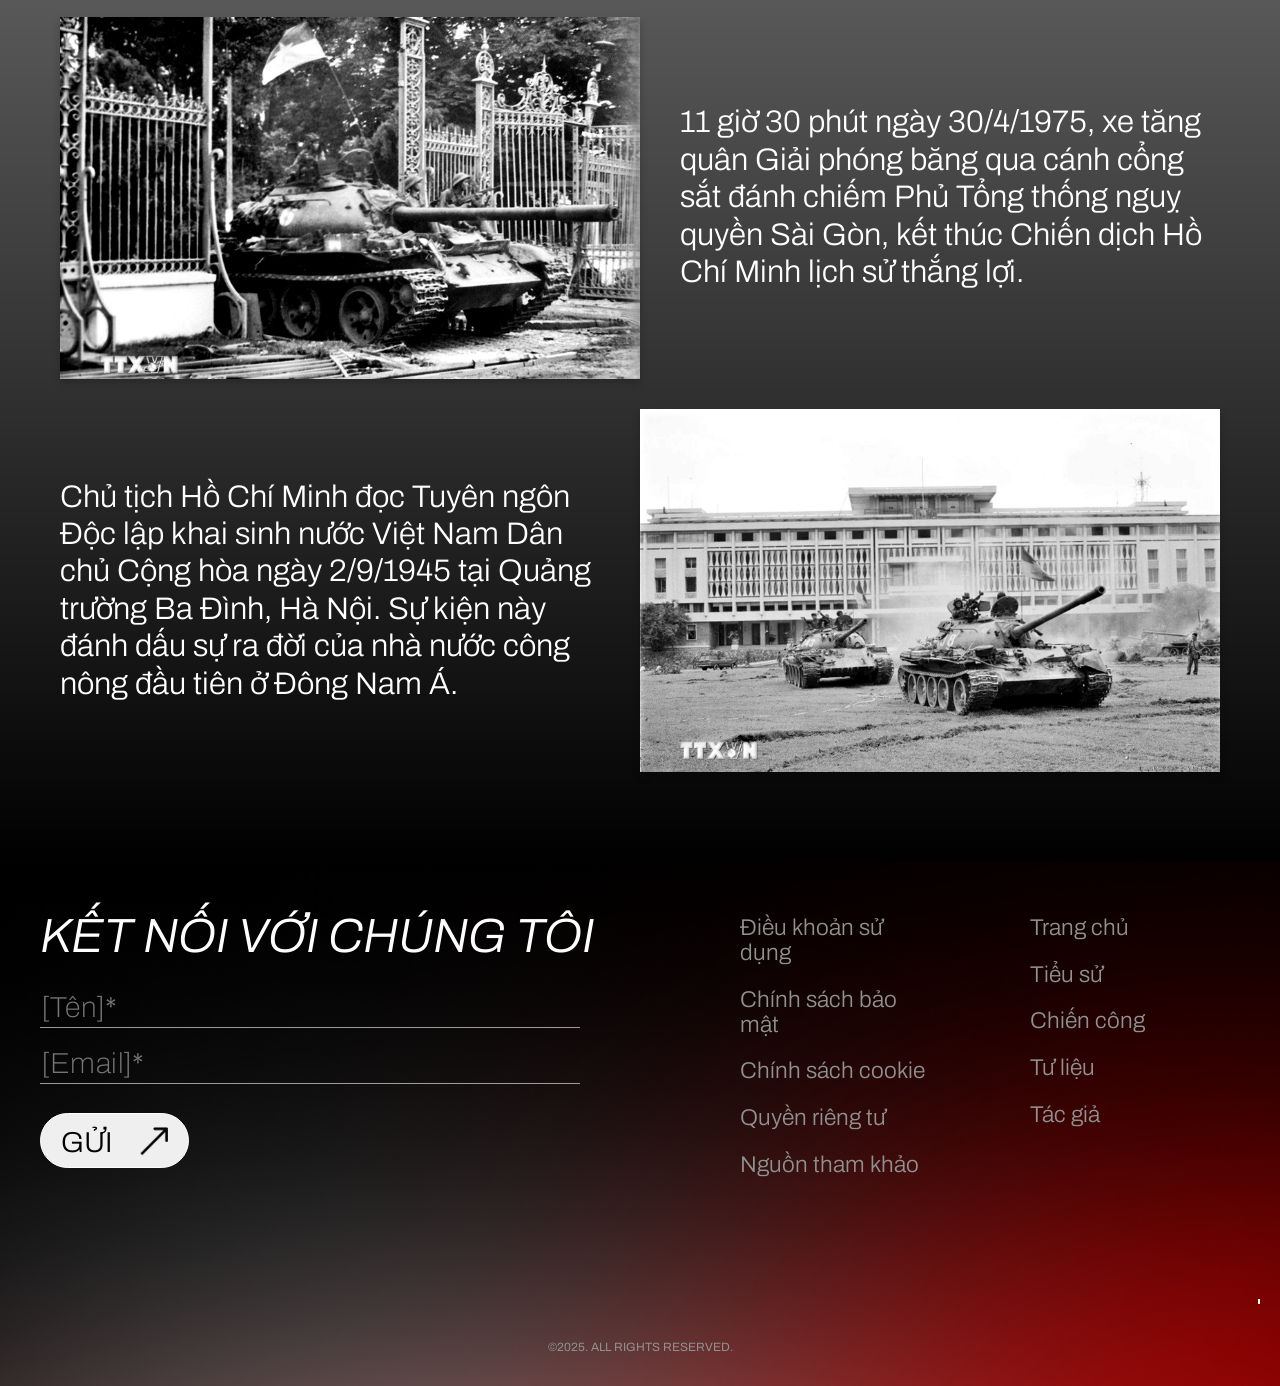
<file: documentary.html>
<!DOCTYPE html>
<html lang="vi">
<head>
    <meta charset="UTF-8">
    <meta name="viewport" content="width=device-width, initial-scale=1.0">
    <title>Anh hùng Nguyễn Chí Thanh</title>
    <style>
        @import url('https://fonts.googleapis.com/css2?family=Archivo:ital,wght@0,100..900;1,100..900&family=Dela+Gothic+One&display=swap');
        @import url('https://fonts.googleapis.com/css2?family=Unbounded:wght@700&display=swap');
    </style>
    <link rel="stylesheet" href="style.css">
    <link rel="stylesheet" href="https://cdnjs.cloudflare.com/ajax/libs/font-awesome/6.0.0/css/all.min.css">
</head>
<body>
    <div class="documentary">
        <nav>
            <a href="index.html">Trang chủ</a>
            <a href="autobiography.html">Tiểu sử</a>
            <a href="war.html">Chiến công</a>
            <a href="documentary.html" class="active">Tư liệu</a>
            <a href="contact.html">Tác giả</a>
        </nav>

        <div class="banner">
            <div class="slider" style="--quantity: 10">
                <div class="item" style="--position: 1"><img src="images/hcm1.webp" alt=""></div>
                <div class="item" style="--position: 2"><img src="images/hcm2.webp" alt=""></div>
                <div class="item" style="--position: 3"><img src="images/hcm3.webp" alt=""></div>
                <div class="item" style="--position: 4"><img src="images/hcm4.webp" alt=""></div>
                <div class="item" style="--position: 5"><img src="images/hcm5.jpeg" alt=""></div>
                <div class="item" style="--position: 6"><img src="images/hcm6.webp" alt=""></div>
                <div class="item" style="--position: 7"><img src="images/hcm7.webp" alt=""></div>
                <div class="item" style="--position: 8"><img src="images/hcm8.webp" alt=""></div>
                <div class="item" style="--position: 9"><img src="images/hcm9.webp" alt=""></div>
                <div class="item" style="--position: 10"><img src="images/hcm10.webp" alt=""></div>
            </div>
            <div class="content">
                <h1 data-content="CHIẾN DỊCH">
                    CHIẾN DỊCH
                </h1>
                <h2>HỒ CHÍ MINH</h2>
                <div class="model"></div>
            </div>
        </div>

        <div class="documentary-content-section gradient-black">
            <div class="cdhcm">
                <div class="cdhcm-left autoShow">
                    <img src="images/hcm6.webp" alt="">
                    <p>Bộ đội lên máy bay vận tải vào miền Nam tham gia Chiến dịch Hồ Chí Minh.</p>
                </div>
                
                <div class="cdhcm-right autoShow">
                    <img src="images/hcm7.webp" alt="">
                    <p>Lễ chuyển giao cờ chiến thắng trung đoàn 3 (Đoàn Khe Sanh) trước khi vào giải phóng Sài Gòn.</p>
                </div>

                <div class="cdhcm-left autoShow">
                    <img src="images/hcm4.webp" alt="">
                    <p>Ban Chỉ huy Trung đoàn 3 (Đoàn Khe Sanh) chuẩn bị phương án tác chiến trong rừng cao su Biên Hòa.
                    </p>
                </div>

                <div class="cdhcm-right autoShow">
                    <img src="images/hcm8.webp" alt="">
                    <p>Ngày 9/4/1975, đoàn quân giải phóng tiến vào Xuân Lộc, căn cứ phòng thủ trọng yếu của địch bảo vệ Sài Gòn từ phía Đông Bắc. Ngày 21/4, quân địch ở Xuân Lộc tháo chạy, cửa ngõ vào Sài Gòn từ hướng Đông Bắc đã được mở. Ngay từ khi mất Xuân Lộc, Tổng thống Nguyễn Văn Thiệu từ chức.</p>
                </div>

                <div class="cdhcm-left autoShow">
                    <img src="images/hcm9.webp" alt="">
                    <p>Quân giải phóng làm chủ thị trấn <b>Trảng Bom (Biên Hòa)</b>.</p>
                </div>
                
                <div class="cdhcm-right autoShow">
                    <img src="images/hcm1.webp" alt="">
                    <p>Quân Giải phóng đánh chiếm sân bay Tân Sơn Nhất ngày 30/4/1975.</p>
                </div>

                <div class="cdhcm-left autoShow">
                    <img src="images/hcm2.webp" alt="">
                    <p class="cl-white">Quân Giải phóng đánh chiếm trường thiết giáp của Nguỵ tại căn cứ Nước Trong (Biên Hoà).</p>
                </div>

                <div class="cdhcm-right autoShow">
                    <img src="images/hcm5.jpeg" alt="">
                    <p class="cl-white">Chiến dịch Huế - Đà Nẵng là một chiến dịch tác chiến hiệp đồng binh chủng quy mô lớn, diễn ra trong một thời gian ngắn, giành được thắng lợi lớn. Quân giải phóng tiến vào cửa Ngọ Môn (Huế), sáng 26/3/1975. </p>
                </div>

                <div class="cdhcm-left autoShow">
                    <img src="images/hcm3.webp" alt="">
                    <p class="cl-white">11 giờ 30 phút ngày 30/4/1975, xe tăng quân Giải phóng băng qua cánh cổng sắt đánh chiếm Phủ Tổng thống nguỵ quyền Sài Gòn, kết thúc Chiến dịch Hồ Chí Minh lịch sử thắng lợi.</p>
                </div>

                <div class="cdhcm-right autoShow">
                    <img src="images/hcm10.webp" alt="">
                    <p class="cl-white">Chủ tịch Hồ Chí Minh đọc Tuyên ngôn Độc lập khai sinh nước Việt Nam Dân chủ Cộng hòa ngày 2/9/1945 tại Quảng trường Ba Đình, Hà Nội. Sự kiện này đánh dấu sự ra đời của nhà nước công nông đầu tiên ở Đông Nam Á.</p>
                </div>
            </div>
        </div>

    <footer class="footer">
        <div class="footer-container">
            <div class="footer-left">
                <h2>KẾT NỐI VỚI CHÚNG TÔI</h2>
                <input type="text" placeholder="[Tên]*" />
                <input type="email" placeholder="[Email]*" />
                <button class="send-button">GỬI <img src="Arrow 1.png" alt=""></button>
            </div>

            <div class="footer-right">
                <div class="footer-links">
                    <div class="links-column">
                        <ul>
                            <li>Điều khoản sử dụng</li>
                            <li>Chính sách bảo mật</li>
                            <li>Chính sách cookie</li>
                            <li>Quyền riêng tư</li>
                            <li>Nguồn tham khảo</li>
                        </ul>
                    </div>
                    <div class="links-column">
                        <ul>
                            <li>Trang chủ</li>
                            <li>Tiểu sử</li>
                            <li>Chiến công</li>
                            <li>Tư liệu</li>
                            <li>Tác giả</li>
                        </ul>
                    </div>
                </div>
            </div>
        </div>

        <div class="marquee-container">
        <p class="footer-note marquee-text">
            Đây là sản phẩm học tập chủ đề F - Tin học lớp 12 - Trường THPT chuyên Lê Hồng Phong
        </p>
    </div>
        <p class="footer-copyright">©2025. ALL RIGHTS RESERVED.</p>
    </footer>
</body>
</html>
</file>
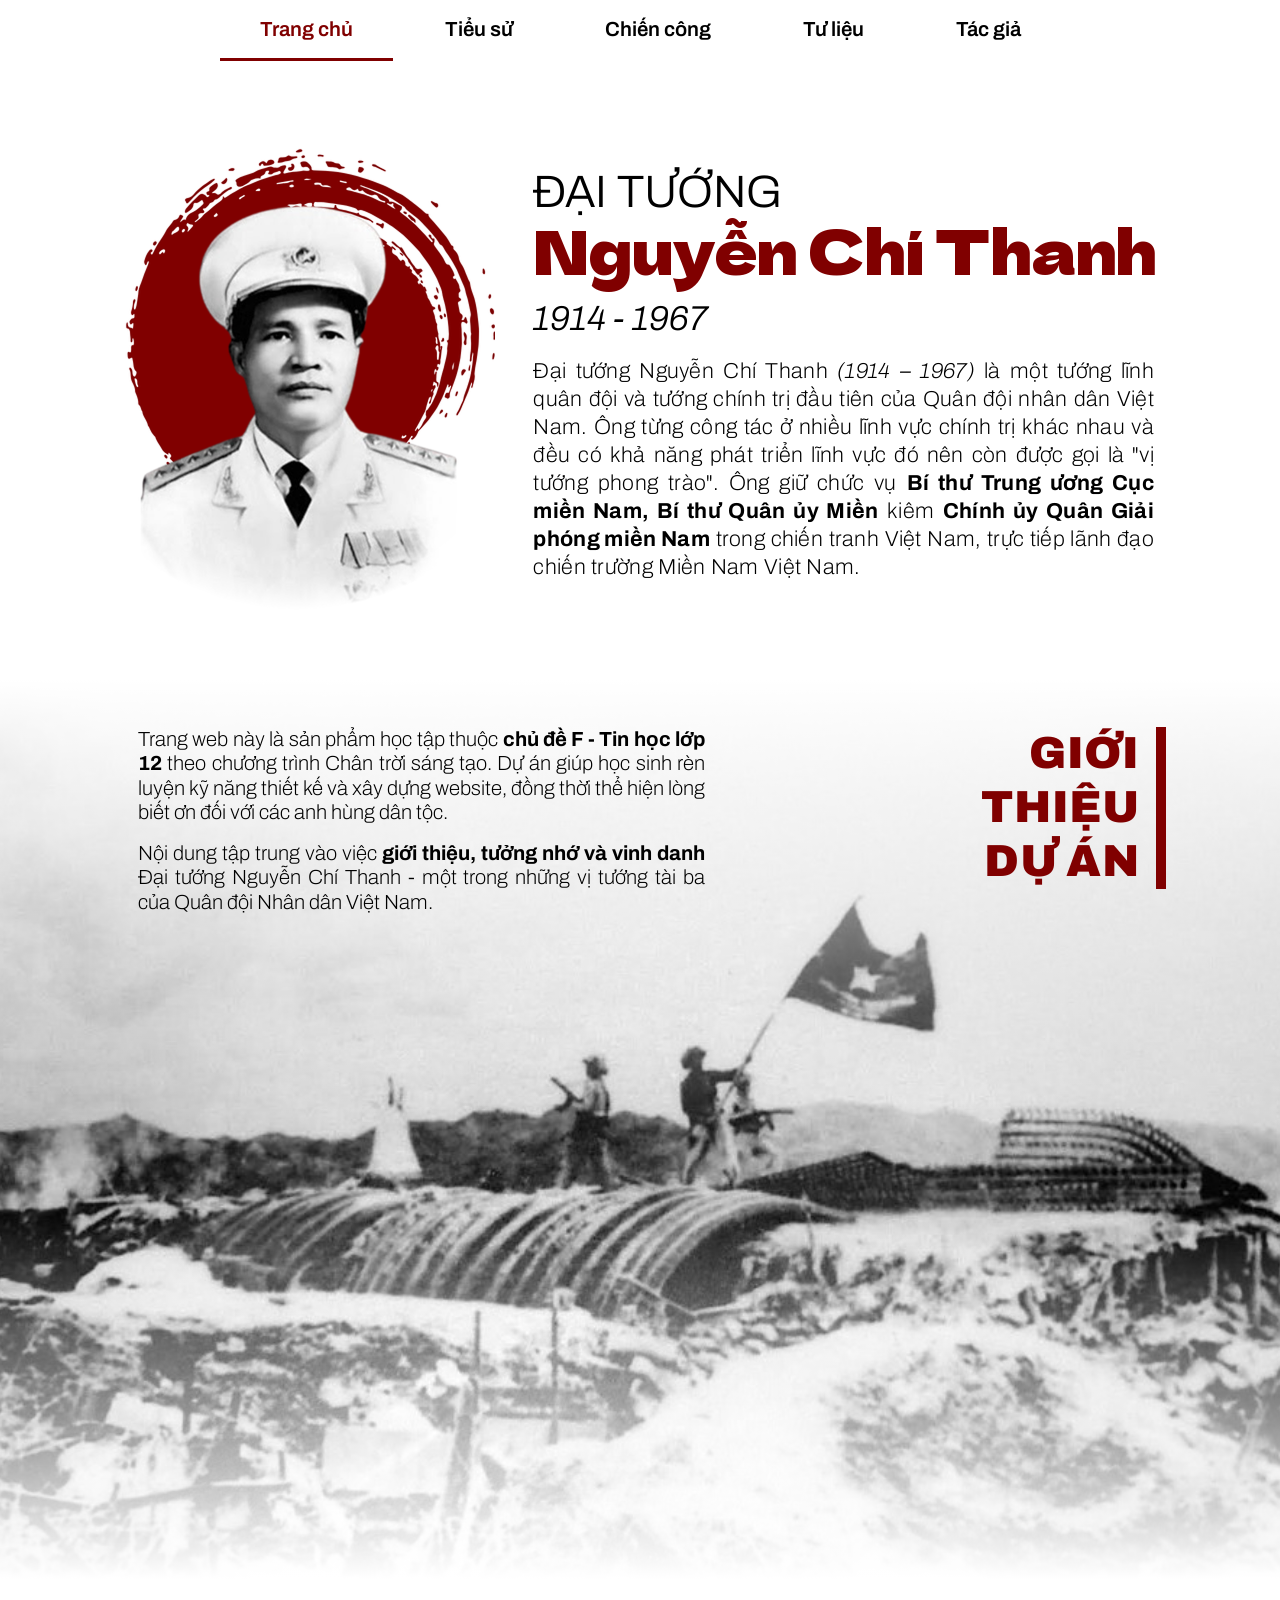
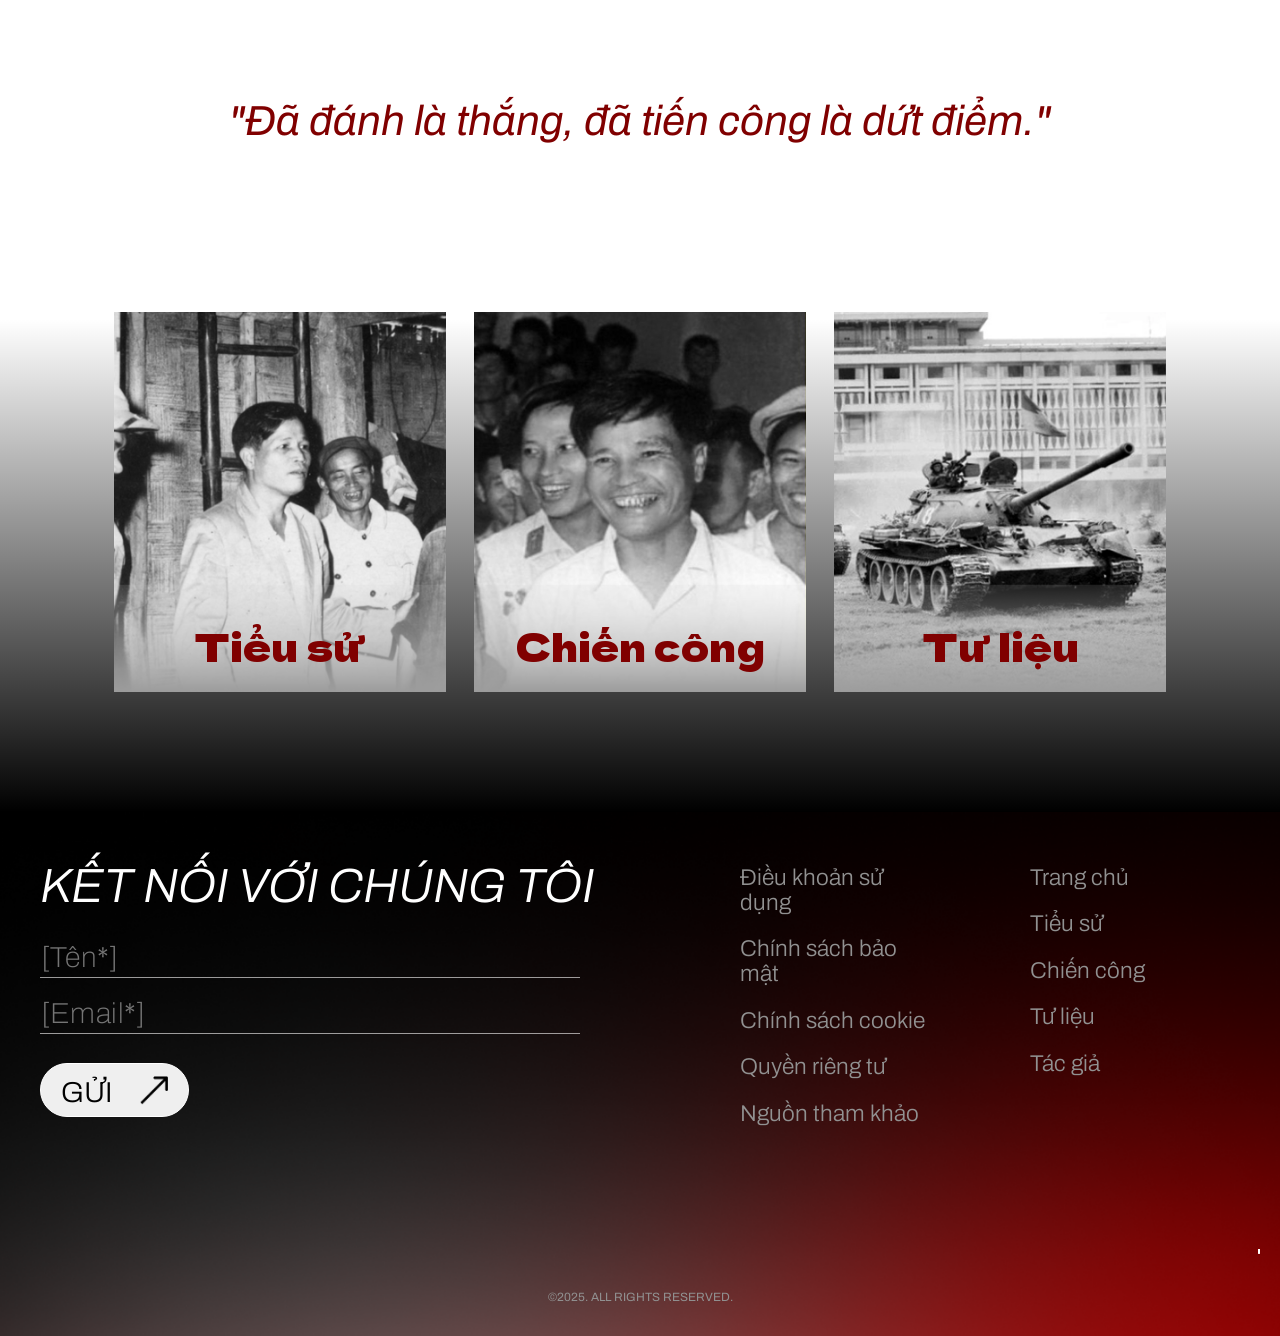
<file: NCT.html>
<!DOCTYPE html>
<html lang="vi">
<head>
    <meta charset="UTF-8">
    <meta name="viewport" content="width=device-width, initial-scale=1.0">
    <title>Anh hùng Nguyễn Chí Thanh</title>
    <style>
        @import url('https://fonts.googleapis.com/css2?family=Archivo:ital,wght@0,100..900;1,100..900&family=Dela+Gothic+One&display=swap');
    </style>
    <link rel="stylesheet" href="style.css">
</head>
<body>
    <nav>
        <a href="NCT.html" class="active">Trang chủ</a>
        <a href="autobiography.html">Tiểu sử</a>
        <a href="war.html">Chiến công</a>
        <a href="documentary.html">Tư liệu</a>
        <a href="contact.html">Tác giả</a>
    </nav>

    <section class="container">
        <div class="section-content nct">
            <img src="NCT.png" alt="Đại tướng Nguyễn Chí Thanh">
            <div class="info">
                <h2>Đại tướng</h2> 
                <h1>Nguyễn Chí Thanh</h1>
                <h3>1914 - 1967</h3>
                <p>Đại tướng Nguyễn Chí Thanh <i>(1914 – 1967)</i> là một tướng lĩnh quân đội và tướng chính trị đầu tiên của Quân đội nhân dân Việt Nam. 
                    Ông từng công tác ở nhiều lĩnh vực chính trị khác nhau và đều có khả năng phát triển lĩnh vực đó nên còn được gọi là "vị tướng phong trào". 
                    Ông giữ chức vụ <strong>Bí thư Trung ương Cục miền Nam, Bí thư Quân ủy Miền</strong> kiêm <strong>Chính ủy Quân Giải phóng miền Nam</strong> trong chiến tranh Việt Nam, trực tiếp lãnh đạo chiến trường Miền Nam Việt Nam.
                </p>    
            </div>
        </div>

        <div class="intro">
            <div class="section-content">
                <div class="intro_2">
                    <p>Trang web này là sản phẩm học tập thuộc <strong>chủ đề F - Tin học lớp 12</strong> theo chương trình Chân trời sáng tạo. 
                        Dự án giúp học sinh rèn luyện kỹ năng thiết kế và xây dựng website, đồng thời thể hiện lòng biết ơn đối với các anh hùng dân tộc.</p>
                    <p>Nội dung tập trung vào việc <strong>giới thiệu, tưởng nhớ và vinh danh</strong> Đại tướng Nguyễn Chí Thanh - một trong những vị tướng tài ba của Quân đội Nhân dân Việt Nam.</p>
                </div>
                <h2 class="intro_1">Giới thiệu dự án</h2>
            </div>
        </div>  

        <div class="section-content">
            <p class="quote">"Đã đánh là thắng, đã tiến công là dứt điểm."</p>
        </div>

        <div class="summary">
            <div class="section-content">
                <div class="col-third">
                    <div class="flip-box">
                        <div class="front">
                        <div class="front-div">
                            <img src="Frame 4.png" alt="">
                            <h3>Tiểu sử</h3>
                        </div>
                        </div>
                        <div class="back">
                            <h3>Tiểu sử</h3>
                            <p>Khám phá Đại tướng Nguyễn Chí Thanh – vị tướng tài ba, nhà lãnh đạo xuất sắc, người góp công lớn trong hai cuộc kháng chiến của dân tộc.</p>
                        </div>
                    </div>
                </div> 
                <div class="col-third">   
                    <div class="flip-box">
                        <div class="front">
                        <div class="front-div">
                            <img src="Frame 5.png" alt="">
                            <h3>Chiến công</h3>
                        </div>
                        </div>
                        <div class="back">
                            <h3>Chiến công</h3>
                            <p id="pdr-62">Theo dấu bước chân Nguyễn Chí Thanh in trên từng chiến trường để cảm nhận sâu sắc hơn tầm vóc một vị anh hùng dân tộc.</p>
                        </div>
                    </div>
                </div>
                <div class="col-third">
                    <div class="flip-box">
                        <div class="front">
                        <div class="front-div">
                            <img src="Frame 6.png" alt="">
                            <h3>Tư liệu</h3>
                        </div>
                        </div>
                        <div class="back">
                            <h3>Tư liệu</h3>
                            <p id="pdr-82">Một số hình ảnh, thước phim ấn tượng về những địa danh nổi bật trong chiến dịch Hồ Chí Minh.</p>
                        </div>
                    </div>
                </div>
            </div>
        </div>
    </section> 

    <footer class="footer">
        <div class="footer-container">
            <div class="footer-left">
                <h2>KẾT NỐI VỚI CHÚNG TÔI</h2>
                <input type="text" placeholder="[Tên*]" />
                <input type="email" placeholder="[Email*]" />
                <button class="send-button">GỬI <img src="Arrow 1.png" alt=""></button>
            </div>
    
            <div class="footer-right">
                <div class="footer-links">
                    <div class="links-column">
                        <ul>
                            <li>Điều khoản sử dụng</li>
                            <li>Chính sách bảo mật</li>
                            <li>Chính sách cookie</li>
                            <li>Quyền riêng tư</li>
                            <li>Nguồn tham khảo</li>
                        </ul>
                    </div>
                    <div class="links-column">
                        <ul>
                            <li>Trang chủ</li>
                            <li>Tiểu sử</li>
                            <li>Chiến công</li>
                            <li>Tư liệu</li>
                            <li>Tác giả</li>
                        </ul>
                    </div>
                </div>
            </div>
        </div>
    
        <div class="marquee-container">
          <p class="footer-note marquee-text">
              Đây là sản phẩm học tập chủ đề F - Tin học lớp 12 - Trường THPT chuyên Lê Hồng Phong
          </p>
      </div>
        <p class="footer-copyright">©2025. ALL RIGHTS RESERVED.</p>
    </footer>
</body>
</html>
</file>
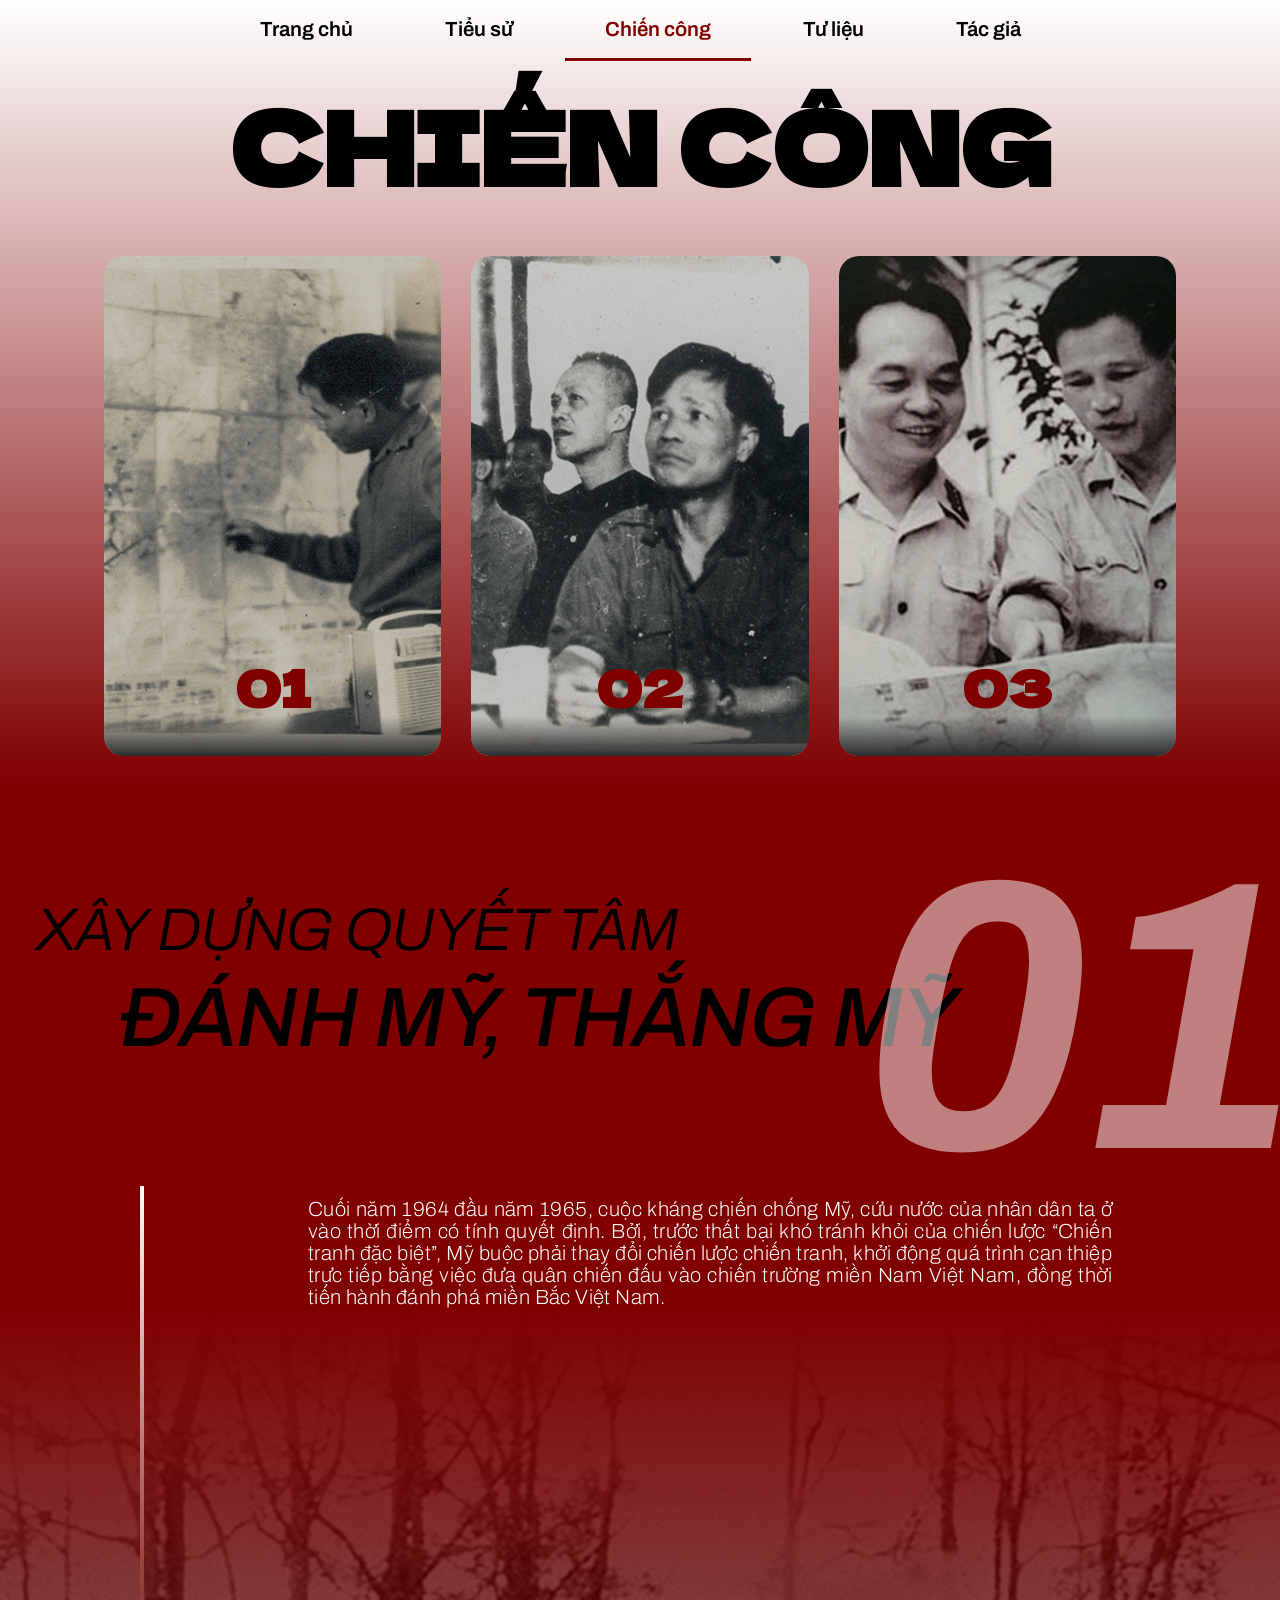
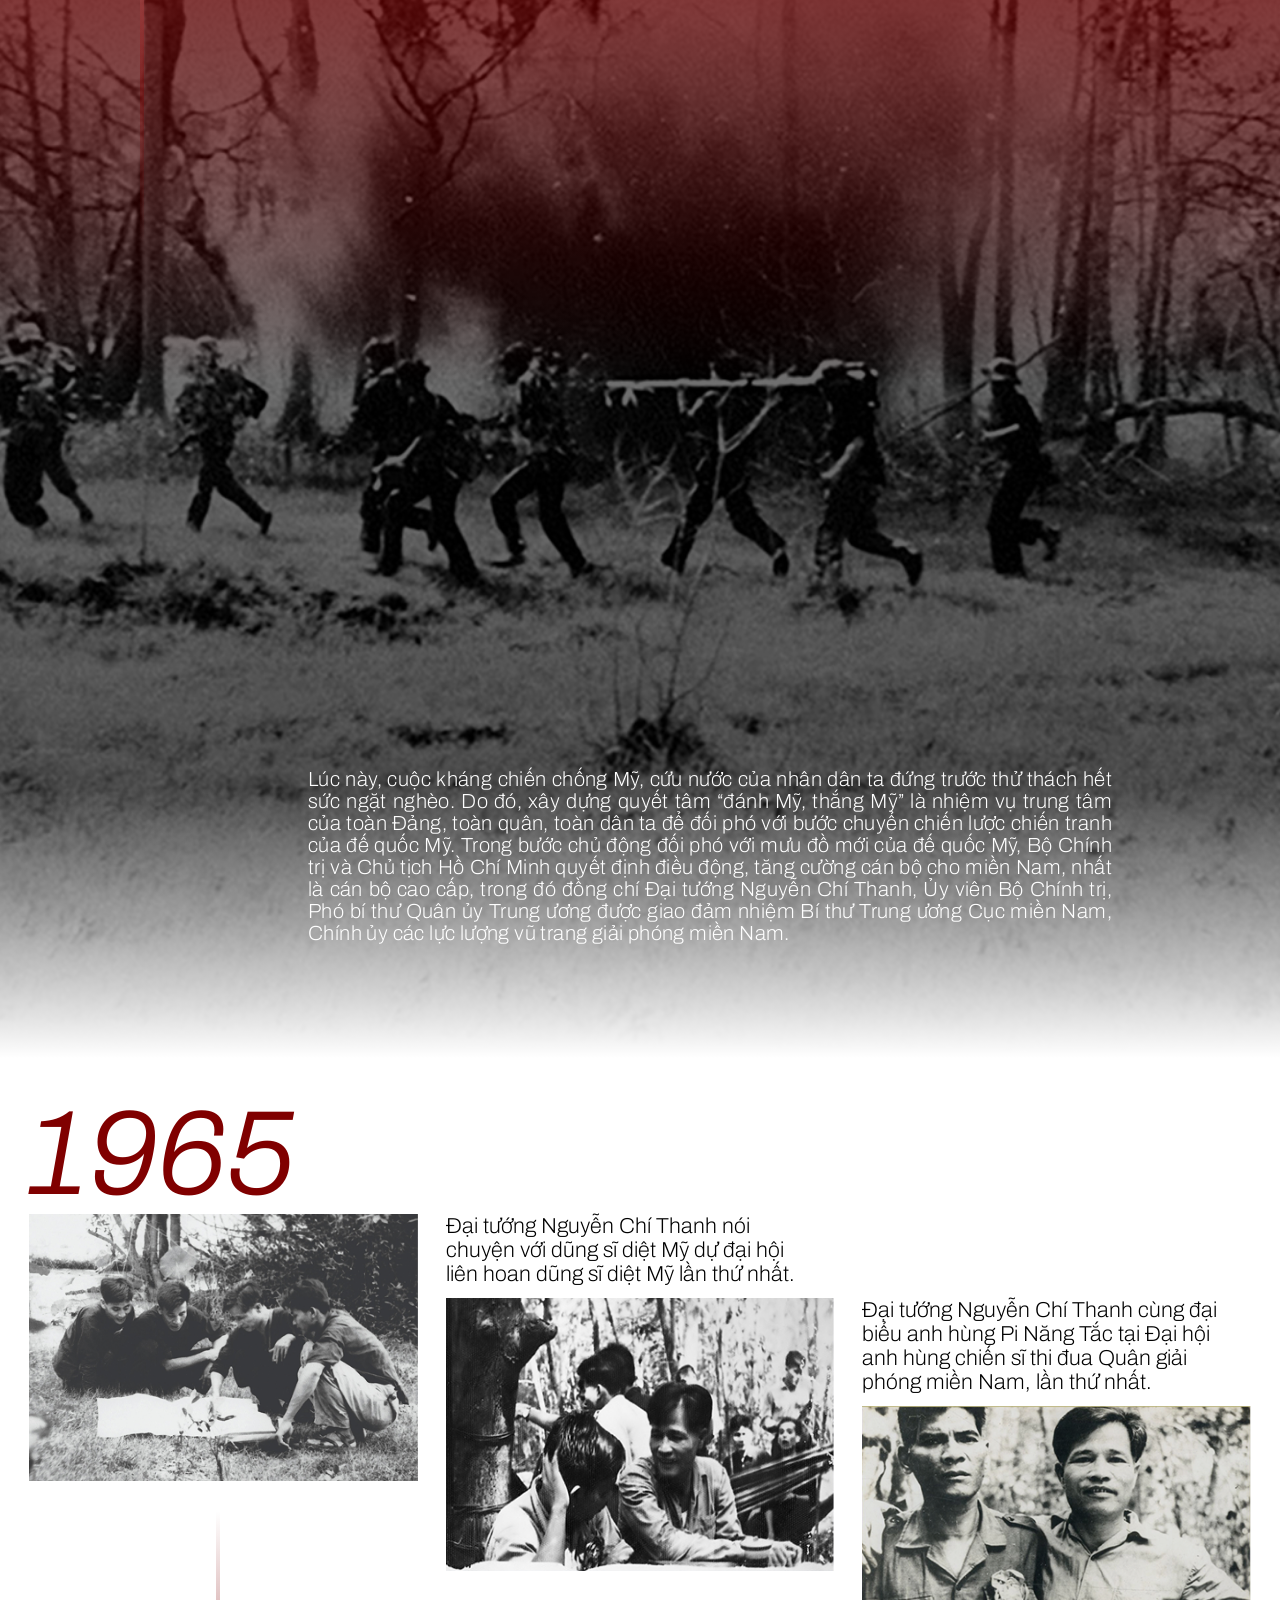
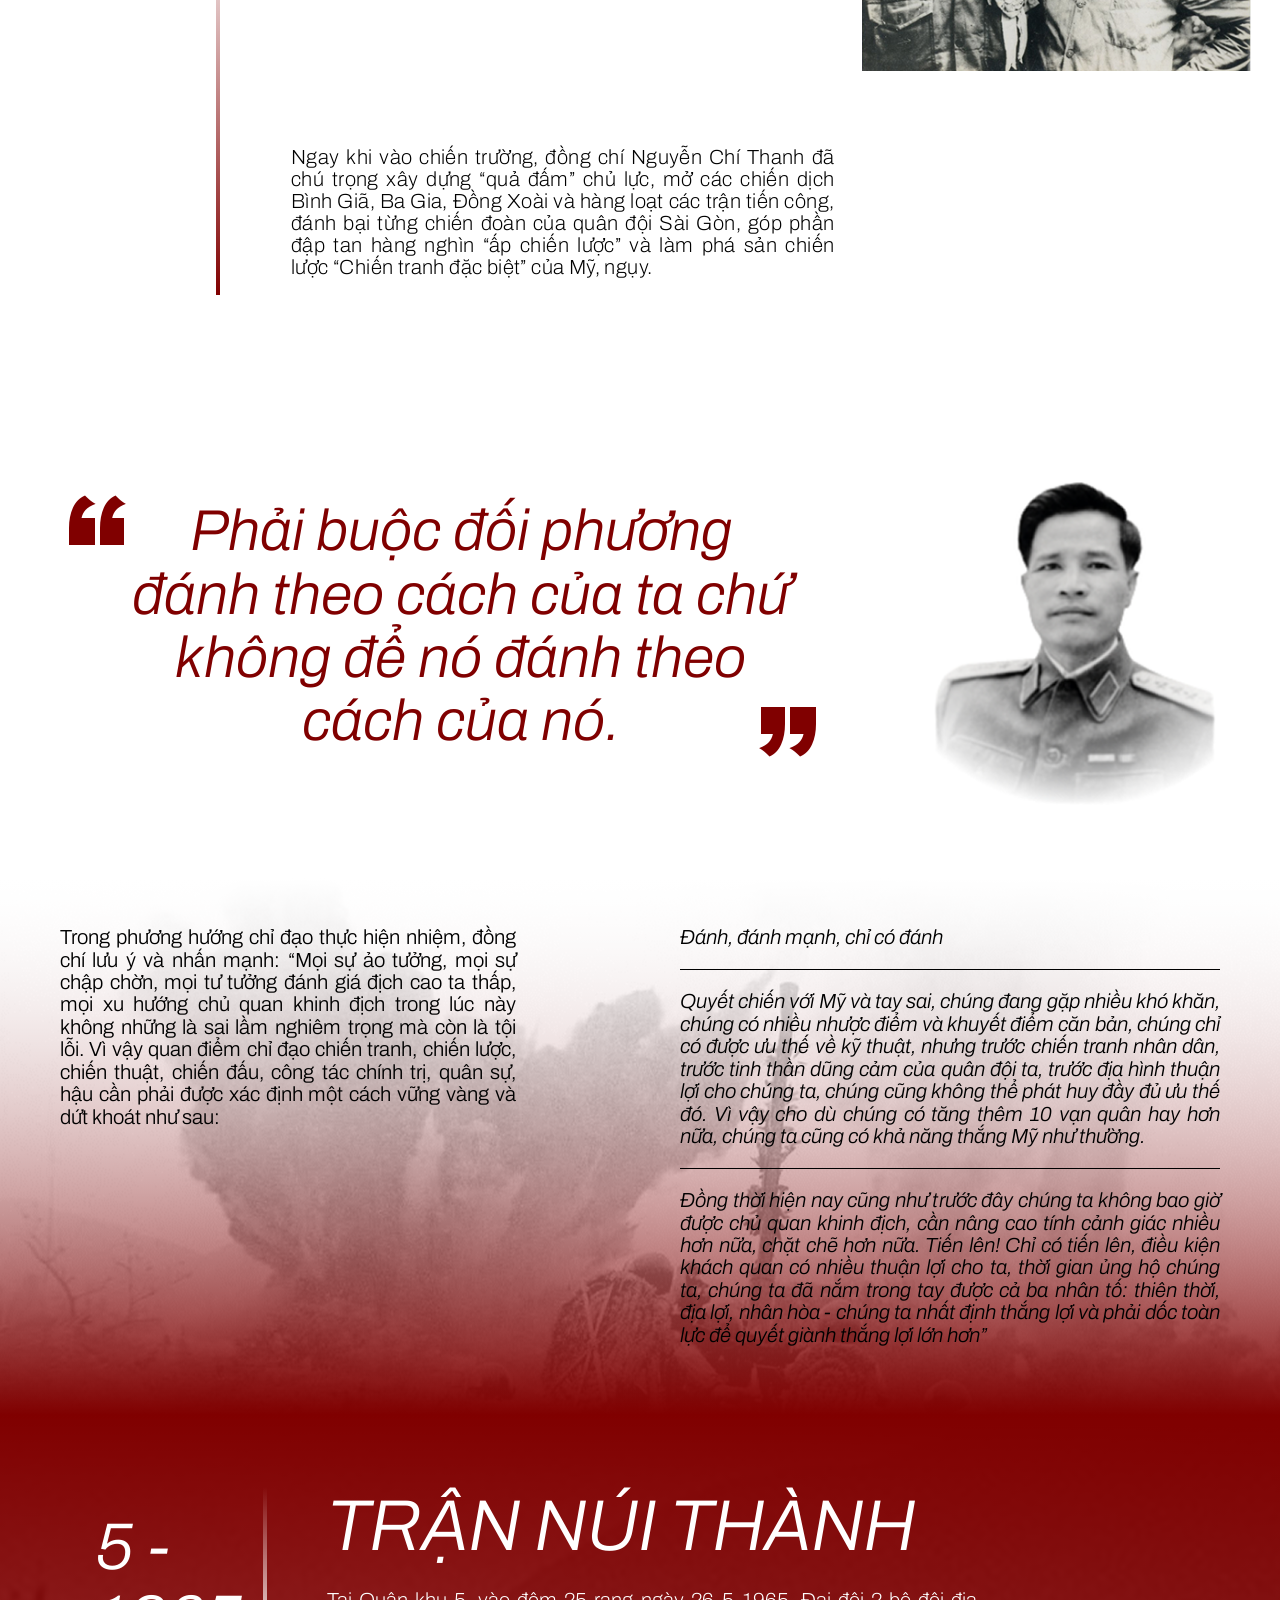
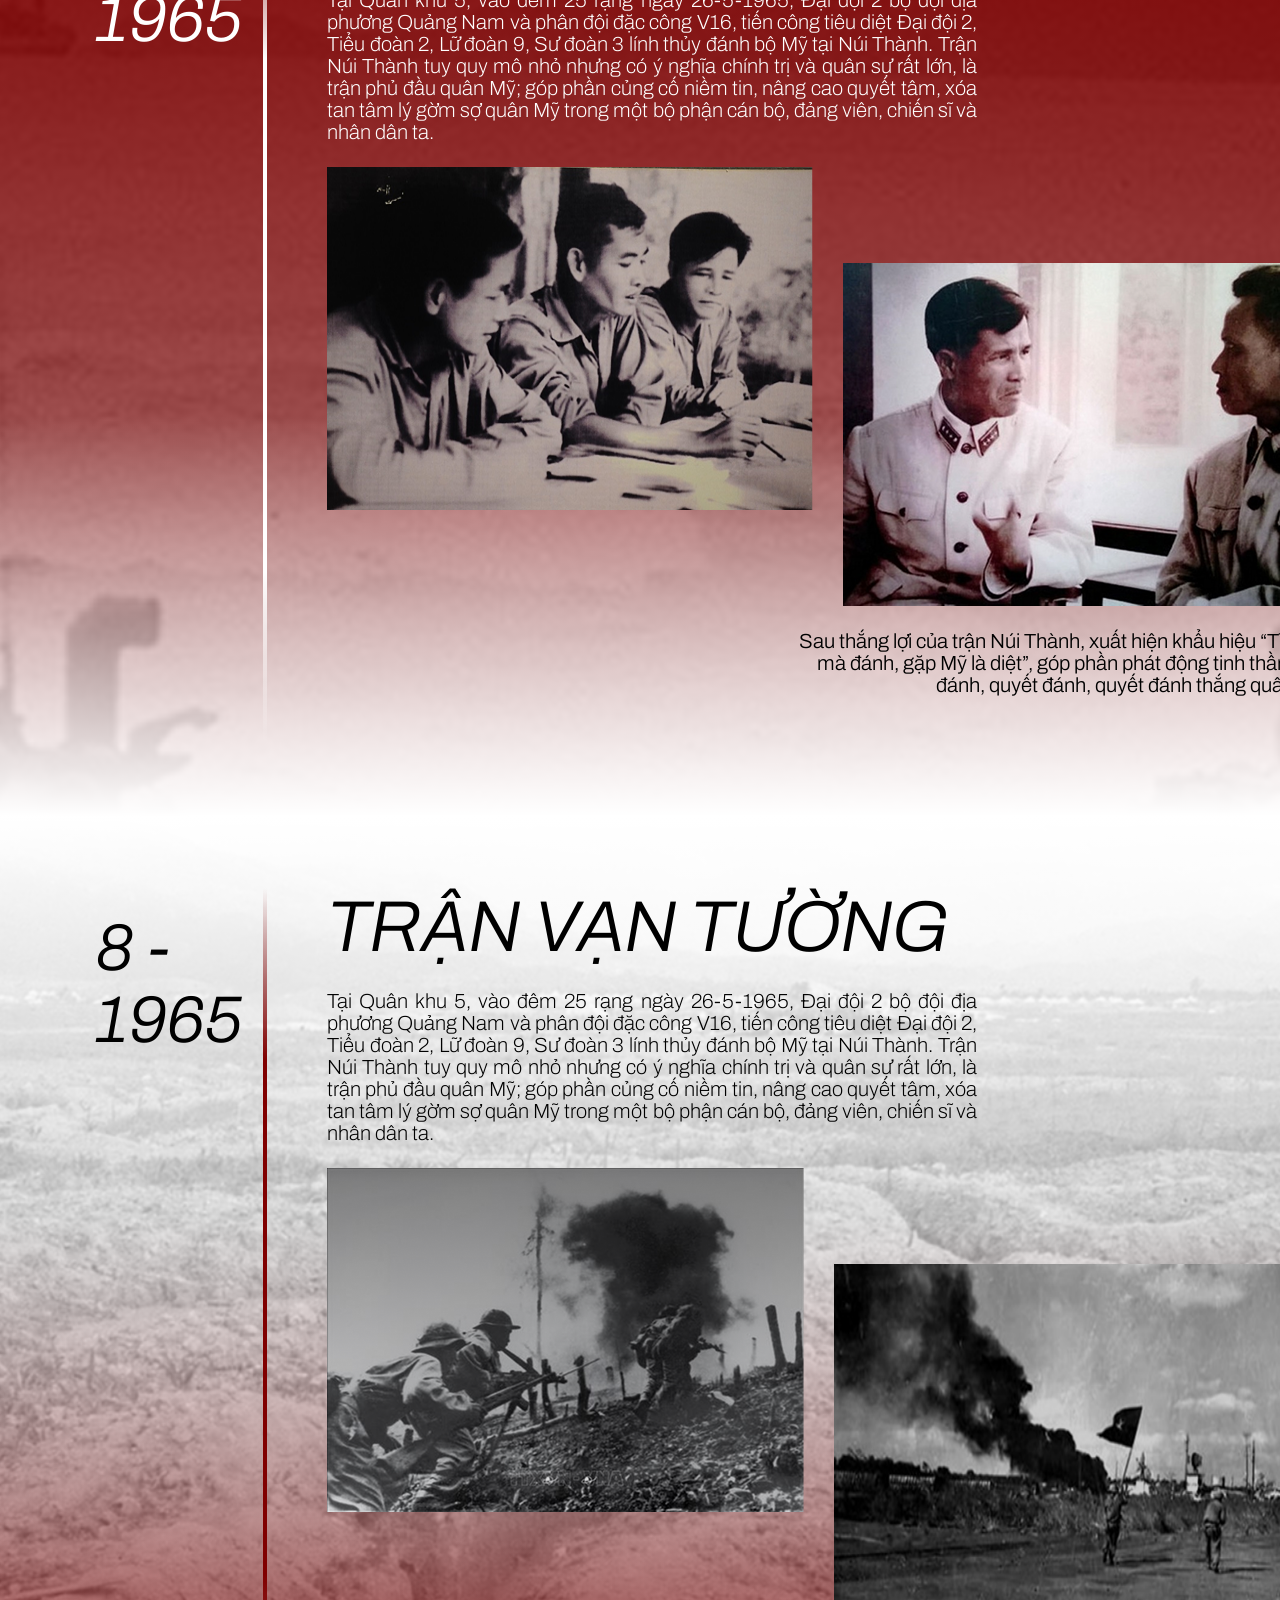
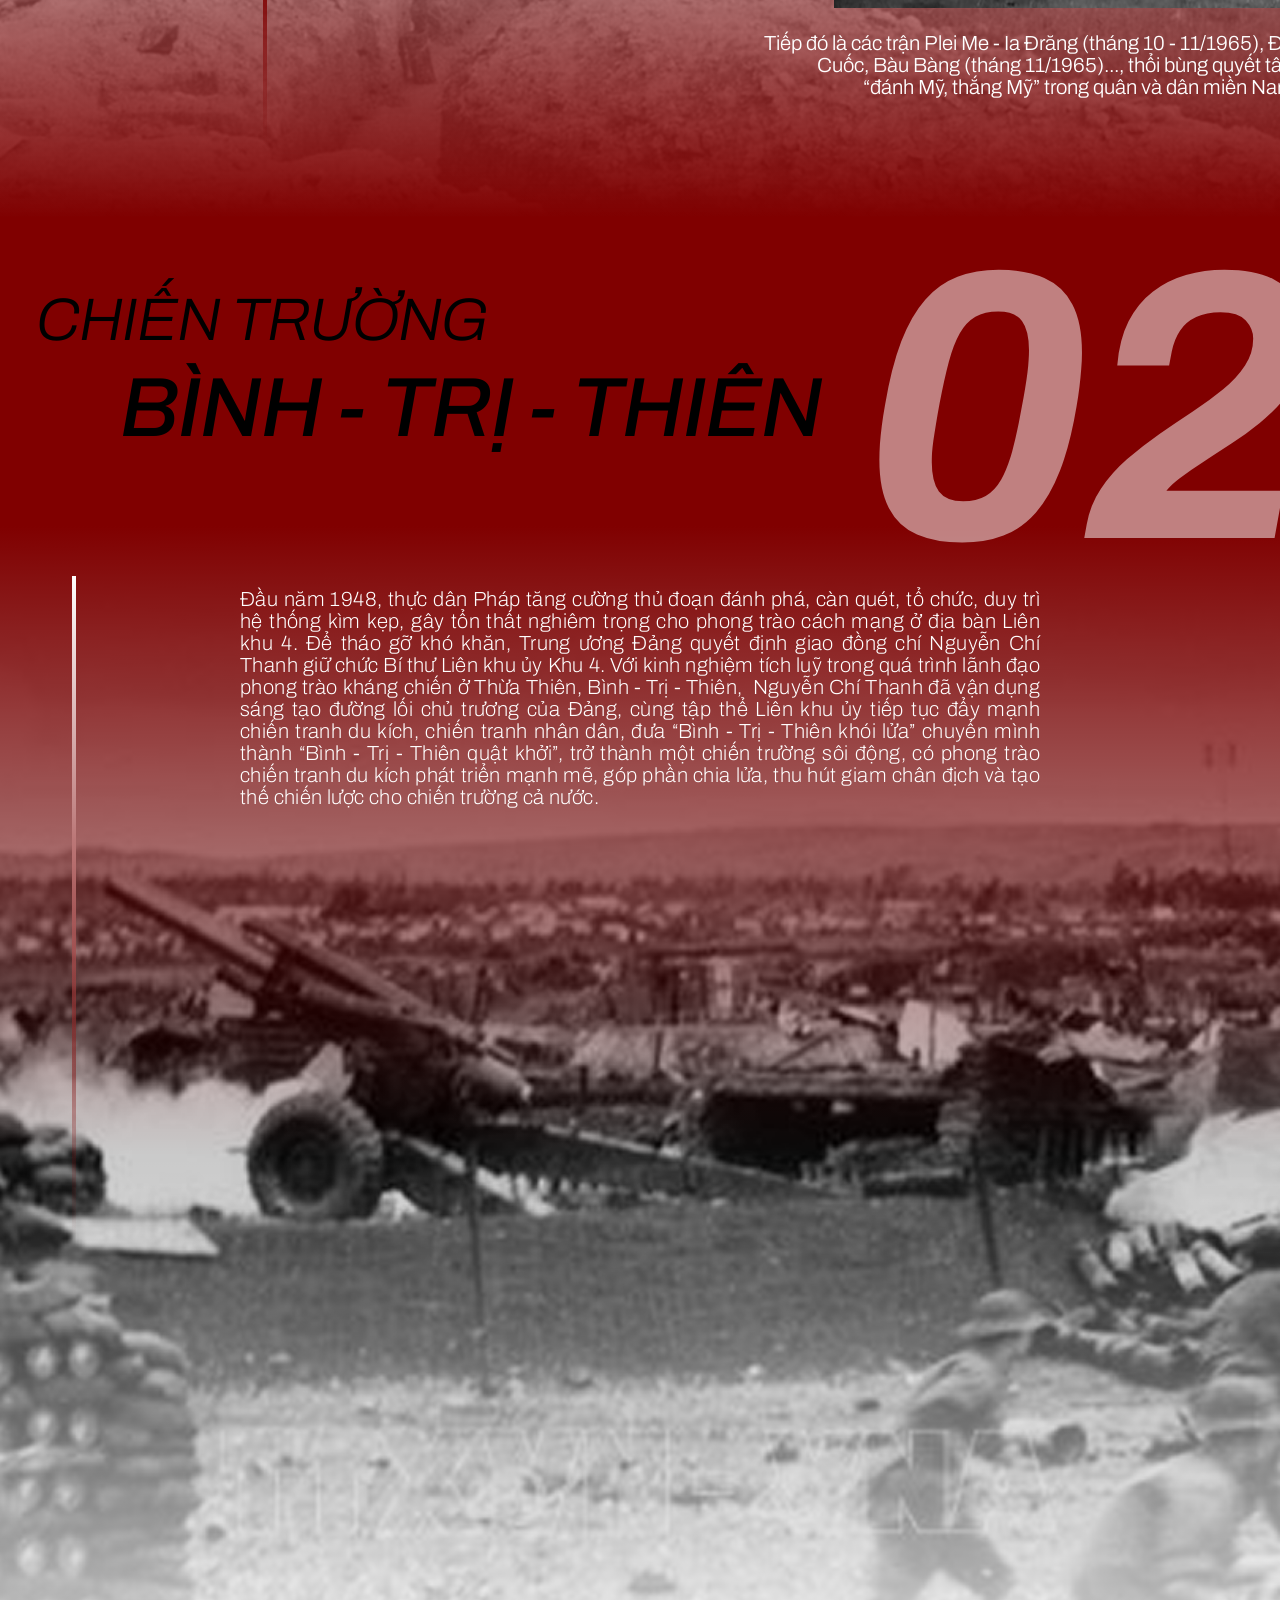
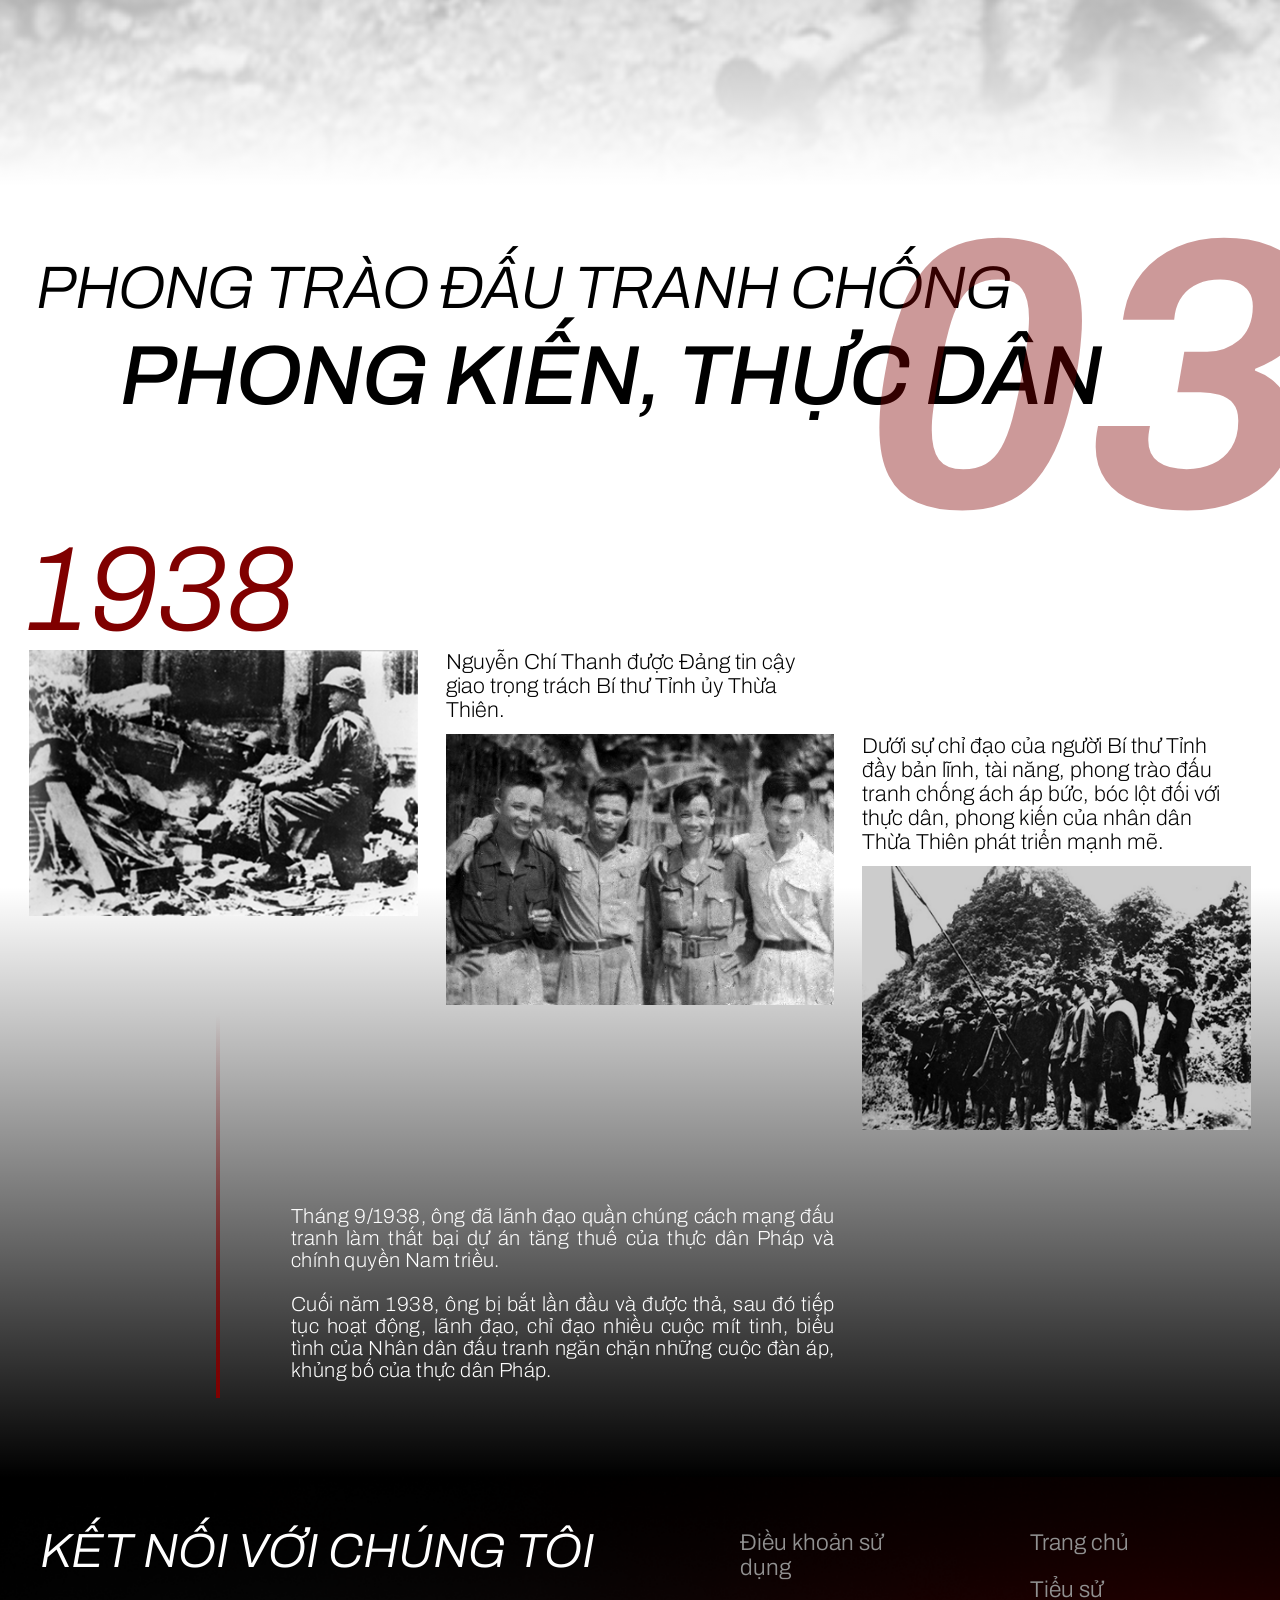
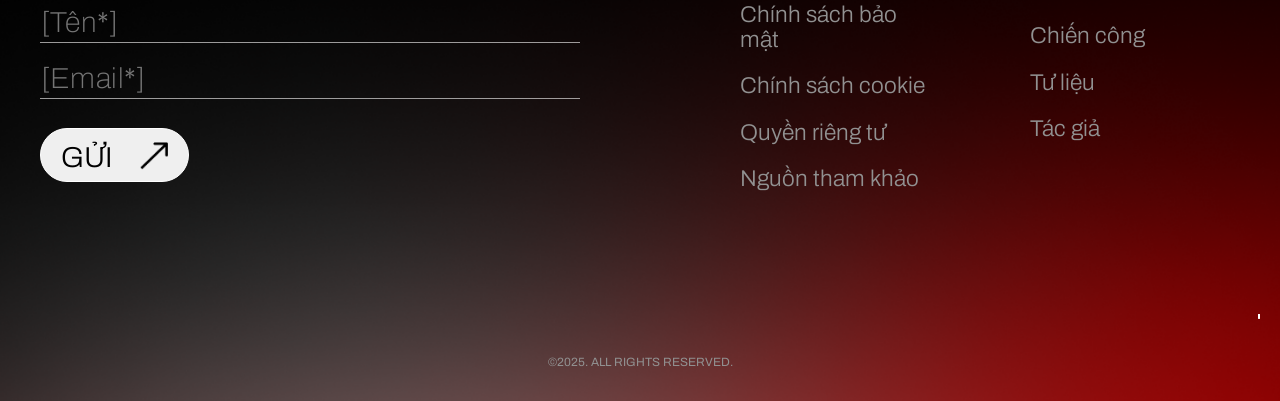
<file: war.html>
<!DOCTYPE html>
<html lang="vi">
<head>
    <meta charset="UTF-8">
    <meta name="viewport" content="width=device-width, initial-scale=1.0">
    <title>Anh hùng Nguyễn Chí Thanh</title>
    <style>
        @import url('https://fonts.googleapis.com/css2?family=Archivo:ital,wght@0,100..900;1,100..900&family=Dela+Gothic+One&display=swap'); 
    
    </style>
    <link rel="stylesheet" href="style.css">
</head>
<body>
    <div class="wrapper2">
        <nav>
            <a href="index.html">Trang chủ</a>
            <a href="autobiography.html">Tiểu sử</a>
            <a href="war.html" class="active">Chiến công</a>
            <a href="documentary.html">Tư liệu</a>
            <a href="contact.html">Tác giả</a>
        </nav>
        
        <section class="chaos-banner">
        <h1>CHIẾN CÔNG</h1>
        <div class="container">
            <div class="card">
                <a href="#danh-my-thang-my">
                    <img src="image 18.png" alt="Ảnh 1">
                    <div class="overlay">
                        <div class="number">01</div>
                        <div class="text">XÂY DỰNG QUYẾT TÂM ĐÁNH MỸ THẮNG MỸ</div>
                    </div>
                </a>
            </div>

            <div class="card">
                <a href="#chien-truong-binh-tri-thien">
                    <img src="image 17.png" alt="Ảnh 2">
                    <div class="overlay">
                        <div class="number">02</div>
                        <div class="text">CHIẾN TRƯỜNG</br>BÌNH - TRỊ - THIÊN</div>
                    </div>
                </a>
            </div>

            <div class="card">
                <a href="#dau-tranh-phong-kien">
                    <img src="image 20.png" alt="Ảnh 3">
                    <div class="overlay">
                        <div class="number">03</div>
                        <div class="text">ĐẤU TRANH CHỐNG ÁCH PHONG KIẾN, THỰC DÂN</div>
                    </div>
                </a>
            </div>
        </div>
        </section>

        <section id="danh-my-thang-my" class="chaos-section-title">
            <h2>XÂY DỰNG QUYẾT TÂM</h2>
            <h1>ĐÁNH MỸ, THẮNG MỸ</h1>
            <p class="cl-white-05">01</p>
        </section>

        <section class="chaos-section1">
            <div class="chaos-section1-p autoShow">
                <p>Cuối năm 1964 đầu năm 1965, cuộc kháng chiến chống Mỹ, cứu nước của nhân dân ta ở vào thời điểm có tính quyết định. 
               Bởi, trước thất bại khó tránh khỏi của chiến lược “Chiến tranh đặc biệt”, Mỹ buộc phải thay đổi chiến lược chiến tranh, 
               khởi động quá trình can thiệp trực tiếp bằng việc đưa quân chiến đấu vào chiến trường miền Nam Việt Nam, đồng thời tiến hành đánh phá miền Bắc Việt Nam.</p>
            </div>
        </section>
    </div>

        <section class="chaos-section2">
            <p class="chaos-section2-p autoShow">
                Lúc này, cuộc kháng chiến chống Mỹ, cứu nước của nhân dân ta đứng trước thử thách hết sức ngặt nghèo. Do đó, xây dựng quyết tâm “đánh Mỹ, 
                thắng Mỹ” là nhiệm vụ trung tâm của toàn Đảng, toàn quân, toàn dân ta để đối phó với bước chuyển chiến lược chiến tranh của đế quốc Mỹ. 
                Trong bước chủ động đối phó với mưu đồ mới của đế quốc Mỹ, Bộ Chính trị và Chủ tịch Hồ Chí Minh quyết định điều động, tăng cường cán bộ cho miền Nam, 
                nhất là cán bộ cao cấp, trong đó đồng chí Đại tướng Nguyễn Chí Thanh, Ủy viên Bộ Chính trị, Phó bí thư Quân ủy Trung ương được giao đảm nhiệm 
                Bí thư Trung ương Cục miền Nam, Chính ủy các lực lượng vũ trang giải phóng miền Nam.
            </p>
        </section>

        <section class="chaos-section3">
            <div class="section-content">
                <div class="row">
                    <div class="col-3">
                        <p class="autoShow" id="chaos-section3-header">1965</p>
                        <img class="autoShow" src="image 12.png" alt="">
                    </div>
                    <div class="col-3">
                        <p class="autoShow" id="chaos-section3-header" style="color: transparent;">1965</p>
                        <p class="autoShow">Đại tướng Nguyễn Chí Thanh nói chuyện với dũng sĩ diệt Mỹ dự đại hội liên hoan dũng sĩ diệt Mỹ lần thứ nhất.</p>
                        <img class="autoShow" src="image 11.png" alt="">
                    </div>
                    <div class="col-3">
                        <p class="autoShow" id="chaos-section3-header" style="color: transparent;">1965</p>
                        <p class="autoShow" style="color: transparent;">Đại tướng Nguyễn Chí Thanh nói chuyện với dũng sĩ diệt Mỹ dự đại hội liên hoan dũng sĩ diệt Mỹ lần thứ nhất.</p>
                        <p class="autoShow">Đại tướng Nguyễn Chí Thanh cùng đại biểu anh hùng Pi Năng Tắc tại Đại hội 
                            anh hùng chiến sĩ thi đua Quân giải phóng miền Nam, lần thứ nhất.
                        </p>
                        <img class="autoShow" src="image 10.png" alt="">
                    </div>
                </div>
                <div class="chaos-section3-p">
                    <p class="autoShow">Ngay khi vào chiến trường, đồng chí Nguyễn Chí Thanh đã chú trọng xây dựng “quả đấm” chủ lực, mở các 
                        chiến dịch Bình Giã, Ba Gia, Đồng Xoài và hàng loạt các trận tiến công, đánh bại từng chiến đoàn của quân đội Sài Gòn, góp phần 
                        đập tan hàng nghìn “ấp chiến lược” và làm phá sản chiến lược “Chiến tranh đặc biệt” của Mỹ, ngụy.
                    </p>
                </div>
            </div>

            <div class="chaos-section3-quote section-content">
                <div class="quote-mark">
                    <span class="span autoShow">“</span>
                    <p class="autoShow">Phải buộc đối phương đánh theo cách của ta chứ không để nó đánh theo cách của nó.</p>
                    <span class="span autoShow">”</span>
                </div>
                <img src="Untitled design 1.png" alt="">
            </div>
            
            <div class="chaos-section3-2p">
                <div class="section-content">
                    <div class="row">
                        <div class="col-2 chaos-section3-2p-left">
                            <p>
                                Trong phương hướng chỉ đạo thực hiện nhiệm, đồng chí lưu ý và nhấn mạnh: “Mọi sự ảo tưởng, mọi sự chập chờn, mọi tư tưởng 
                                đánh giá địch cao ta thấp, mọi xu hướng chủ quan khinh địch trong lúc này không những là sai lầm nghiêm trọng mà còn là tội lỗi. 
                                Vì vậy quan điểm chỉ đạo chiến tranh, chiến lược, chiến thuật, chiến đấu, công tác chính trị, quân sự, hậu cần phải được xác định 
                                một cách vững vàng và dứt khoát như sau:
                            </p>
                        </div>
                        <div class="col-2 chaos-section3-2p-right">
                            <p class="autoShow">Đánh, đánh mạnh, chỉ có đánh</p>
                            <p class="autoShow">
                                Quyết chiến với Mỹ và tay sai, chúng đang gặp nhiều khó khăn, chúng có nhiều nhược điểm và khuyết điểm căn bản, chúng chỉ có được ưu thế về kỹ thuật, 
                                nhưng trước chiến tranh nhân dân, trước tinh thần dũng cảm của quân đội ta, trước địa hình thuận lợi cho chúng ta, chúng cũng không thể phát huy đầy 
                                đủ ưu thế đó. Vì vậy cho dù chúng có tăng thêm 10 vạn quân hay hơn nữa, chúng ta cũng có khả năng thắng Mỹ như thường.
                            </p>
                            <p class="autoShow">
                                Đồng thời hiện nay cũng như trước đây chúng ta không bao giờ được chủ quan khinh địch, cần nâng cao tính cảnh giác nhiều hơn nữa, 
                                chặt chẽ hơn nữa. Tiến lên! Chỉ có tiến lên, điều kiện khách quan có nhiều thuận lợi cho ta, thời gian ủng hộ chúng ta, chúng ta đã nắm 
                                trong tay được cả ba nhân tố: thiên thời, địa lợi, nhân hòa - chúng ta nhất định thắng lợi và phải dốc toàn lực để quyết giành thắng lợi lớn hơn”
                            </p>
                        </div>
                    </div>
                </div>
            </div>
        </section>

        <section class="chaos-section4">
            <div class="chaos-section4-1">
                <div class="section-content">
                    <div class="chaos-section4-left autoShow">
                    <p>5 - 1965</p>
                </div>
                <div class="chaos-section4-right">
                    <h2 class="autoShow">TRẬN NÚI THÀNH</h2>
                    <p>
                        Tại Quân khu 5, vào đêm 25 rạng ngày 26-5-1965, Đại đội 2 bộ đội địa phương Quảng Nam và phân đội đặc công V16, 
                        tiến công tiêu diệt Đại đội 2, Tiểu đoàn 2, Lữ đoàn 9, Sư đoàn 3 lính thủy đánh bộ Mỹ tại Núi Thành. Trận Núi Thành 
                        tuy quy mô nhỏ nhưng có ý nghĩa chính trị và quân sự rất lớn, là trận phủ đầu quân Mỹ; góp phần củng cố niềm tin, 
                        nâng cao quyết tâm, xóa tan tâm lý gờm sợ quân Mỹ trong một bộ phận cán bộ, đảng viên, chiến sĩ và nhân dân ta. 
                    </p>
                    <div class="img-container autoShow">
                        <img src="skkdladkd.png" alt="">
                        <img src="image 16.png" alt="">
                    </div>
                    <p class="img-note autoShow">
                        Sau thắng lợi của trận Núi Thành, xuất hiện khẩu hiệu “Tìm Mỹ mà đánh, gặp Mỹ là diệt”, 
                        góp phần phát động tinh thần dám đánh, quyết đánh, quyết đánh thắng quân Mỹ. 
                    </p>
                    <div class="clear autoShow"></div>
                </div>
            </div>

            <div class="chaos-section4-2">
                <div class="section-content">
                    <div class="chaos-section4-left autoShow">
                    <p>8 - 1965</p>
                </div>
                <div class="chaos-section4-right">
                    <h2 class="autoShow">TRẬN VẠN TƯỜNG</h2>
                    <p class="autoShow">
                        Tại Quân khu 5, vào đêm 25 rạng ngày 26-5-1965, Đại đội 2 bộ đội địa phương Quảng Nam và phân đội đặc công V16, 
                        tiến công tiêu diệt Đại đội 2, Tiểu đoàn 2, Lữ đoàn 9, Sư đoàn 3 lính thủy đánh bộ Mỹ tại Núi Thành. Trận Núi 
                        Thành tuy quy mô nhỏ nhưng có ý nghĩa chính trị và quân sự rất lớn, là trận phủ đầu quân Mỹ; góp phần củng cố niềm tin, 
                        nâng cao quyết tâm, xóa tan tâm lý gờm sợ quân Mỹ trong một bộ phận cán bộ, đảng viên, chiến sĩ và nhân dân ta. 
                    </p>
                    <div class="img-container autoShow">
                        <img src="lulu.png" alt="">
                        <img src="lala.png" alt="">
                    </div>
                    <p class="img-note autoShow">
                        Tiếp đó là các trận Plei Me - Ia Đrăng (tháng 10 - 11/1965), Đất Cuốc, Bàu Bàng (tháng 11/1965)..., thổi bùng quyết tâm 
                        “đánh Mỹ, thắng Mỹ” trong quân và dân miền Nam.
                    </p>
                    <div class="clear autoShow"></div>
                </div>
            </div>
           
        </div>
        </section>

        <section id="chien-truong-binh-tri-thien" class="chaos-section-title bg-maroon">
            <h2 class="autoShow">CHIẾN TRƯỜNG</h2>
            <h1 class="autoShow">BÌNH - TRỊ - THIÊN</h1>
            <p class="cl-white-05">02</p>
        </section>

        <section class="chaos-section1 chaos-section1-2">
            <div class="chaos-section1-p autoShow">
                <p>
                    Đầu năm 1948, thực dân Pháp tăng cường thủ đoạn đánh phá, càn quét, tổ chức, duy trì hệ thống kìm kẹp, 
                    gây tổn thất nghiêm trọng cho phong trào cách mạng ở địa bàn Liên khu 4. Để tháo gỡ khó khăn, Trung ương 
                    Đảng quyết định giao đồng chí Nguyễn Chí Thanh giữ chức Bí thư Liên khu ủy Khu 4. Với kinh nghiệm tích luỹ 
                    trong quá trình lãnh đạo phong trào kháng chiến ở Thừa Thiên, Bình - Trị - Thiên,  Nguyễn Chí Thanh đã vận dụng 
                    sáng tạo đường lối chủ trương của Đảng, cùng tập thể Liên khu ủy tiếp tục đẩy mạnh chiến tranh du kích, chiến tranh 
                    nhân dân, đưa “Bình - Trị - Thiên khói lửa” chuyển mình thành “Bình - Trị - Thiên quật khởi”, trở thành một chiến trường sôi động, 
                    có phong trào chiến tranh du kích phát triển mạnh mẽ, góp phần chia lửa, thu hút giam chân địch và tạo thế chiến lược cho chiến trường cả nước. 
                </p>
            </div>
        </section>

        <section id="dau-tranh-phong-kien" class="chaos-section-title autoShow">
            <h2>PHONG TRÀO ĐẤU TRANH CHỐNG</h2>
            <h1>PHONG KIẾN, THỰC DÂN</h1>
            <p>03</p>
        </section>

        <div class="chaos-section3 gradient-black">
            <div class="section-content">
                <div class="row">
                    <div class="col-3">
                        <p class="autoShow" id="chaos-section3-header">1938</p>
                        <img class="autoShow" src="111.png" alt="">
                    </div>
                    <div class="col-3">
                        <p class="autoShow" id="chaos-section3-header" style="color: transparent;">1938</p>
                        <p class="autoShow">Nguyễn Chí Thanh được Ðảng tin cậy giao trọng trách Bí thư Tỉnh ủy Thừa Thiên. </p>
                        <img class="autoShow" src="222.png" alt="">
                    </div>
                    <div class="col-3">
                        <p class="autoShow" id="chaos-section3-header" style="color: transparent;">1938</p>
                        <p class="autoShow" style="color: transparent;">Nguyễn Chí Thanh được Ðảng tin cậy giao trọng trách Bí thư Tỉnh ủy Thừa Thiên. </p>
                        <p class="autoShow">
                            Dưới sự chỉ đạo của người Bí thư Tỉnh đầy bản lĩnh, tài năng, phong trào đấu tranh chống ách áp bức, 
                            bóc lột đối với thực dân, phong kiến của nhân dân Thừa Thiên phát triển mạnh mẽ.
                        </p>
                        <img class="autoShow" src="333.png" alt="">
                    </div>
                </div>
                <div class="chaos-section3-p">
                    <p class=" cl-white autoShow">
                        Tháng 9/1938, ông đã lãnh đạo quần chúng cách mạng đấu tranh làm thất bại dự án tăng thuế của thực dân Pháp và chính quyền Nam triều.<br>
                        <br>Cuối năm 1938, ông bị bắt lần đầu và được thả, sau đó tiếp tục hoạt động, lãnh đạo, chỉ đạo nhiều cuộc mít tinh, biểu tình của Nhân dân đấu tranh ngăn chặn những cuộc đàn áp, khủng bố của thực dân Pháp.
                    </p>
                </div>
            </div>
        </div>

        <footer class="footer">
            <div class="footer-container">
                <div class="footer-left">
                    <h2>KẾT NỐI VỚI CHÚNG TÔI</h2>
                    <input type="text" placeholder="[Tên*]" />
                    <input type="email" placeholder="[Email*]" />
                    <button class="send-button">GỬI <img src="Arrow 1.png" alt=""></button>
                </div>
        
                <div class="footer-right">
                    <div class="footer-links">
                        <div class="links-column">
                            <ul>
                                <li>Điều khoản sử dụng</li>
                                <li>Chính sách bảo mật</li>
                                <li>Chính sách cookie</li>
                                <li>Quyền riêng tư</li>
                                <li>Nguồn tham khảo</li>
                            </ul>
                        </div>
                        <div class="links-column">
                            <ul>
                                <li>Trang chủ</li>
                                <li>Tiểu sử</li>
                                <li>Chiến công</li>
                                <li>Tư liệu</li>
                                <li>Tác giả</li>
                            </ul>
                        </div>
                    </div>
                </div>
            </div>
        
            <div class="marquee-container">
              <p class="footer-note marquee-text">
                  Đây là sản phẩm học tập chủ đề F - Tin học lớp 12 - Trường THPT chuyên Lê Hồng Phong
              </p>
          </div>
            <p class="footer-copyright">©2025. ALL RIGHTS RESERVED.</p>
        </footer>
</body>
</html>
</file>
<file: style.css>
*{
    text-decoration: none;
    margin: 0;
    padding: 0;
    box-sizing: border-box;
}

html{
    font-size: 75%;
    scroll-behavior: smooth;
}

body {
    font-family: 'Archivo', 'Helvetica', sans-serif;
    min-height: 100vh;
    overflow-x: hidden;
    width: 100vw;
}

.container {
    background-color: white;
    overflow: hidden;
}

.section-content {
    width: 1100px;    
    max-width: 100%;
    margin: 0 auto;
    padding: 48px  24px;
}

.row {
    display: flex;
    justify-content: space-between;
}

.clear {
    clear: both;
}

.bg-maroon {
    background-color: maroon !important;
}

.cl-white-05 {
    color: rgba(255,255,255,0.5) !important;
}

.cl-white {
    color: #ffffff !important;
}

.gradient-black {
    background: linear-gradient(0deg, #000000 0%, transparent 60%);
}


/* NAVIGATION */
nav {
    width: 100%;
    display: flex;
    justify-content: center;
    align-items: center;
    gap: 1rem;
    padding-bottom: 10px;
}

nav a {
    font-size: 1.7rem;
    color: black;
    font-weight: 600;
    transition: 0.3s ease;
    border-bottom: 3px solid transparent;
    text-decoration: none;
    padding: 18px 40px;
    text-align: center;
}

nav a:hover, nav a.active{
    color:maroon;
    border-bottom: 3px solid maroon;
}

/* Footer */
footer {
    background-image: url('Footer.png');
    background-size: cover;
    background-position: center;
    background-repeat: no-repeat;
    color: #919191;
    padding: 48px 20px 32px;
    text-align: center;
}

.footer-note {
    font-family: 'Dela Gothic One';
    font-size: 28px;
    color: white;
    margin-bottom: 20px;
    white-space: nowrap;
}

.marquee-container {
    width: 100%;
    overflow: hidden;
    white-space: nowrap;
    margin-top: 50px;
    position: relative;
}

.marquee-text {
    font-family: 'Dela Gothic One';
    font-size: 28px;
    color: white;
    display: inline-block;
    padding-left: 100%;
    animation: marquee 15s linear infinite;
    text-align: center;
}

@keyframes marquee {
    0% {
        transform: translateX(0);
    }
    100% {
        transform: translateX(-100%);
    }
}

.footer-container {
    display: flex;
    justify-content: space-between;
    flex-wrap: wrap;
    max-width: 1200px;
    margin-left: calc(100% / 16);
    padding-bottom: 32px;
    margin: 0 auto;
}

.footer-left {
    width: 45%;
}

.footer-right {
    flex: 1;
    min-width: 300px;
    max-width: 500px;
}

.footer-left h2 {
    font-style: italic;
    font-weight: 300;
    font-size: 48px;
    color: white;
    margin-bottom: 20px;
    text-align: left;
    white-space: nowrap;
}

.footer-left input {
    width: 100%;
    padding: 10px 4px 4px 2px;
    margin-bottom: 10px;
    background: none;
    border: none;
    border-bottom: 1px solid #e4e3e3ab;
    display: block;
    font-family: "Archivo";
    font-weight: 100;
    font-size: 2.4rem;
    letter-spacing: 0.5px;
}

.send-button {
    display: block;
    font-family: "Archivo" , "Helvetica";
    padding: 9px 20px 6px 20px;
    margin-top: 2.4rem;
    border: 1px solid white;
    color: black;
    cursor: pointer;
    transition: 0.3s ease;
    font-size: 2.4rem;
    font-weight: 300;
    line-height: 1.2;
    border-radius: 30px;
}

.send-button img {
    height: 2.4rem;
    position: relative;
    top: 0.3rem;
    margin-left: 1.8rem;
}

.send-button:hover {
    background: #ffffff;
    transform: translateY(-3px);
    box-shadow: rgba(128, 0, 0, 0.5) 0px 6px 10px 10px;
}

.footer-links {
    display: flex;
    gap: 80px;
    justify-content: flex-start;
}

.links-column {
    flex: 1;
}

.links-column ul {
    list-style: none;
    padding: 0;
    margin: 0;
    text-align: left;
}

.links-column li {
    margin: 0.4rem 1rem 1.8rem 0;
    cursor: pointer;
    font-size: 1.9rem;
    font-weight: 300;
    transition: 0.15s ease;
}

.links-column li:hover {
    color: white;
}

/* NCT */
/* Intro section */
.intro {
    display: flex;
    font-size: 1.7rem;
    background: linear-gradient(180deg, rgba(255,255,255,1) 0%, rgba(255,255,255,0) 50%), 
                linear-gradient(0deg, rgba(255,255,255,1) 0%, rgba(255,255,255,0) 40%), 
                url(Victory_in_Battle_of_Dien_Bien_Phu.jpg) 50% 25% / cover no-repeat;
    min-height: 400px;
    height: 100vh;
}

.intro .section-content {
    display: flex;
    justify-content: space-between;
    gap: 23rem;
}

h2.intro_1 {
    font-size: 2.2em;
    color: maroon;
    border-right: 10px solid maroon;
    text-transform: uppercase;
    text-align: right;
    padding-right: 16px;
    font-weight: 900;
    height: fit-content;
    line-height: 1.2;
    letter-spacing: 0.8px;
}

.intro p {
    margin: 0px 0px 16px 24px;
    font-weight: 200;
    line-height: 1.2;
    text-align: justify;
}

/* NCT section */
.nct {
    display: flex;
    gap: 3.2rem;
    font-size: 1.8rem;
}

.nct h2 {
    text-transform: uppercase;
    font-size: 2.1em;
    font-weight: 300;
    margin: 4rem 0 -1rem 0;
}

.nct h1 {
    font-size: 2.8em;
    font-weight: 500;
    margin-bottom: 0.7rem;
    color: maroon;
    font-family: Dela Gothic One; 
    letter-spacing: -1.2px; 
}

.nct h3 {
    font-style: italic;
    font-size: 1.6em;
    font-weight: 300;
    margin-bottom: 1.6rem;
}

.nct p {
    font-weight: 200;
    line-height: 1.3;
    padding-right: 1rem;
    letter-spacing: 0.3px;
    text-align: justify;
}

.nct img {
    max-width: 100%;
    height: auto;
    display: block;
    border-radius: 8px;
}

/* Quote section*/
.quote {
    font-size: 3.5rem;
    font-style: italic;
    text-align: center;
    color: maroon;
    margin: 1.7em auto;
}

/* Summary section*/
.summary {
    width: 100vw;
    background: linear-gradient(0deg, #000000 0%, transparent 90%);
    padding-bottom: 6rem;
}

.summary .section-content {
    display: flex;
    justify-content: space-between;
}

.col-third {
    width: calc((100% - 56px) / 3);
    min-height: 380px;
    perspective: 1000px;
}

.flip-box {
    width: 100%;
    height: 100%;
    position: relative;
    position: relative;
    transform-style: preserve-3d;
    transition: ease 0.8s;
}

.col-third:hover .flip-box {
    transform: rotateY(180deg);
}

.flip-box .front, .flip-box .back {
    width: 100%;
    height: 100%;
    position: absolute;
    backface-visibility: hidden;
}

.flip-box .front-div {
    width: 100%;
    height: 100%;
    position: relative;
}

.flip-box img {
    width: 100%;
    height: 100%;
    object-fit: cover;
}

.flip-box h3 {
    font-size: 3.2rem;
    font-family: "Dela Gothic One", 'Helvetica', 'Helvetica', sans-serif;
    font-weight: 400;
    width: 100%;
}

.flip-box .front h3 {
    position: absolute;
    bottom: 0;
    text-align: center;
    margin-bottom: 0.5em;
    color: maroon;
}

.flip-box .back {
    display: flex;
    flex-direction: column;
    justify-content: end;
    background-color: maroon;
    color: #ffffff;
    transform: rotateY(180deg);
}

.flip-box .back h3 {
    padding: 1.2rem 0 1.6rem 2.4rem;
    line-height: 1;
    border-bottom: 3px white solid;
}

.flip-box .back p {
    min-height: 200px;
    font-size: 1.8rem;
    font-weight: 300;
    padding: 1.6rem 4.6rem 2.3rem 2.4rem;
    position: relative;
}

.flip-box .back p::after {
    content: '';
    position: absolute;
    bottom: 0;
    right: 3rem;
    min-height: 380px;
    background-color: #ffffff;
    width: 1px;
}

#pdr-62 { padding-right: 6.2rem;} 
#pdr-82 { padding-right: 8.2rem; }



/* AUTOBIOGRAPHY */
/* Bio section */
.wrapper1 {
    background: url(bg_auto.png) 55% 45% / cover no-repeat;
    height: 110vh;
}

.bio {
    position: relative;
    height: 100%;
    margin: 0 auto;
}

.bio-title {
    font-size: 9rem;
    color: maroon;
    text-align: center;
    font-weight: 400;
    text-transform: uppercase;
    font-family: Dela Gothic One;
    letter-spacing: 2px;
    margin-bottom: 0.45em;
    display: block;
}

.bio p {
    font-size: 1.7rem;
    font-weight: 200;
    max-width: 100%;
}

p.left {
    width: 320px;
}

p.right {
    width: 240px;
    position: absolute;
    bottom: 170px;
    right: 24px;
    text-align: right;
}

/* Timeline section */
.timeline {
    width: 100%;
    background: linear-gradient(0deg, #000000 0%, transparent 10%);
    padding-bottom: 60px;
}

.timeline .section-content {
    position: relative;
    margin: auto;
    
}

.timeline .section-content::after {
    content: '';
    position: absolute;
    --tl-width: 8px;
    width: var(--tl-width);
    background: maroon;
    top: -24px;
    bottom: 132px;
    left: 50%;
    margin-left: calc((var(--tl-width)*-1)/2);
}

.tl-row {
    display: flex;
    align-items: center;
    justify-content: space-between;
    margin-bottom: 28px;
}

.tl-item {
    width: 45%;
    font-size: 1.7rem;
}

p.tl-item, .tl-item p { 
    padding: 20px 28px 20px 20px;
    background: white;
    border-radius: 20px;
    box-shadow: rgba(27, 27, 27, 0.3) 0px 2px 32px 2px;
    line-height: 1.2;
    transition: ease 0.3s;
}

p.tl-item:hover, .tl-item p:hover { 
    transform: translateY(-4px);
    background: maroon;
    color: white;
}

h3.tl-item {
    font-family: "Unbounded", 'Helvetica', 'Helvetica', 'Helvetica', sans-serif;
    font-size: 2.3em;
    color: maroon; 
    font-weight: 700;
}

.tl-left { left: 0; position: relative; }
.tl-right { left: 55%; }
h3.tl-left { text-align: right; }

.tl-left::before {
    content: '';
    position: absolute;
    width: 34px;
    height: 34px;
    background: maroon;
    border-radius: 50%;
    top: calc(100%/2 - 17px);
    left: calc(100% + (100% / 9) - 16.5px);
}

.tl-item img {
    width: 100%;
}

#bdradius-special-img {
    border-radius: 20px 20px 0 0;
    position: relative;
    bottom: -4px;
}

#bdradius-special-p {
    border-radius: 0 0 20px 20px;
}

#nodot::before {
    display: none;
}

.autoShow{
    animation: autoShowAnimation both;
    animation-timeline: view(70% 5%);
}

@keyframes autoShowAnimation{
    from{
        opacity: 0;
        transform: translateY(200px) scale(0.3);
    }to{
        opacity: 1;
        transform: translateY(0) scale(1);
    }
}

/* WAR */
/* Chaos Banner */
.chaos-banner {
    display: flex;
    flex-direction: column;
    align-items: center;
    justify-content: center;
}

.chaos-banner h1 {
    font-family: 'Dela Gothic One', sans-serif;
    font-size: 100px;
    color: black;
    margin-bottom: 40px;
}

.chaos-banner .container {
    display: flex;
    justify-content: center;
    align-items: flex-end;
    gap: 30px;
    width: 100%;
    max-width: 1200px;
    padding: 0 5vw 6rem;
    background: transparent;
}

.chaos-banner .card {
    position: relative;
    flex: 1;
    height: 500px;
    border-radius: 20px;
    overflow: hidden;
    transition: flex 0.4s ease;
    cursor: pointer;
}

.chaos-banner .card img {
    width: 100%;
    height: 100%;
    object-fit: cover;
    transition: object-position 0.5s ease, filter 0.3s ease;
    filter: grayscale(30%);
}

.chaos-banner .card:hover {
    flex: 4;
}

.chaos-banner .card:

.chaos-banner .container:hover .card:not(:hover) {
    filter: grayscale(100%);
}

.chaos-banner .card:hover img {
    object-position: center center;
    filter: none;
}

.chaos-banner .card:nth-child(1) img { object-position: 75% 50%; }
.chaos-banner .card:nth-child(2) img { object-position: 60% 50%; }
.chaos-banner .card:nth-child(3) img { object-position: 45% 50%; }

.chaos-banner .overlay {
    position: absolute;
    bottom: 0;
    width: 100%;
    height: 0;
    background: linear-gradient(to top, rgba(44, 44, 44, 1), rgba(217, 217, 217, 0));
    color: white;
    display: flex;
    flex-direction: column;
    align-items: center;
    justify-content: center;
    padding: 20px 40px;
    text-align: center;
    transition: height 0.4s ease;
}

.chaos-banner .card:hover .overlay {
    height: 50%;
}

.chaos-banner .overlay .number {
    font-family: 'Dela Gothic One', sans-serif;
    font-size: 50px;
    font-weight: bold;
    color: maroon;
    position: absolute;
    margin-bottom: 100px;
}

.chaos-banner .overlay .text {
    font-family: 'Archivo', sans-serif;
    font-size: 42px;
    font-style: italic;
    font-weight: 500;
    color: white;
    opacity: 0;
    transform: translateY(20px);
    transition: opacity 0.4s ease, transform 0.4s ease;
}

.chaos-banner .card:hover .overlay .text {
    opacity: 1;
    transform: translateY(-20);
}

/* Chaos Section Title */
.chaos-section-title {
    padding: 6rem 0 6rem 3rem;
    position: relative;
}

.chaos-section-title h2 {
    font-size: 5rem;
    font-weight: 300;
    font-style: italic;
    letter-spacing: -1px;
    line-height: 1;
}

.chaos-section-title h1 {
    font-size: 7rem;
    padding: 1rem 0 0 7rem;
    font-weight: 500;
    font-style: italic;
    letter-spacing: -1px;
}

.chaos-section-title p {
    font-size: 32rem;
    color: rgba(128, 0, 0, 0.4);
    line-height: 1;
    font-weight: 700;
    font-style: italic;
    letter-spacing: -4px;
    position: absolute;
    right: -2.5rem; top: 0;
}

/* Chaos section 1 */
.wrapper2 {
    background: linear-gradient(180deg, rgba(255,255,255,1) 0%, rgba(255,255,255,0) 60%), #800000;;
}

.chaos-section1 {
    margin: 6rem 0 0;
}

.chaos-section1 h1 i {
    display: block;
}

.chaos-section1 h1 {
    font-size: 10.24rem;
    color: black;
    font-weight: 300;
    margin-bottom: 6px;
    max-width: 110vw;
    text-align: center;
}

.chaos-section1-img {
    display: flex;
    justify-content: center;
    gap: 18px;
    margin: 0.5rem 0 0 1.4rem;
} 

.chaos-section1-img img:first-child {
    height: 100%;
}

.chaos-section1-h2 {
    position: relative;
    top: -6.45rem;
}

.chaos-section1 h2 {
    font-size: 10.5rem;
    font-weight: 300;
    color: black;
    display: block;
    text-align: left;
    line-height: 0.65;
    padding-right: 0.9rem;
}

.chaos-section1-h2 h2:last-child {
    text-align: right;
    padding-right: 0.6em;
}

.chaos-section1 h2 span {
    font-family: "Dela Gothic One", 'Helvetica', sans-serif;
    position: relative;
    font-size: 1.2em;
    padding-left: 0.66rem;
}

.chaos-section1-h2 h2:first-child span {
    top: -1.5rem;
    right: -8px;
    padding-left: 0.6rem;
}

.chaos-section1-p {
    display: flex;
    justify-content: right;
}

.chaos-section1 p {
    width: 67rem;
    max-width: 100%;
    font-size: 1.7rem;
    font-weight: 200;
    color: #ffffff;
    text-align: justify;
    margin: -0.8rem 14rem 0;
    letter-spacing: 0.4px;
    position: relative;  
}

.chaos-section1 p::before {
    content: '';
    height: 55rem;
    width: 4px;
    background: linear-gradient(180deg, #ffffff, transparent 75%), linear-gradient(180deg, maroon 40%, transparent);
    position: absolute;
    top: -1rem;
    left: -14rem;
}

/* Chaos section 2 */
.chaos-section2 {
    background: linear-gradient(180deg, #800000 0%, rgba(255,255,255,0) 50%), 
                linear-gradient(0deg, #ffffff 0%, transparent 20%),
                url(image\ 133.png) 50% 40% / cover no-repeat ; 
    min-height: 150vh;
    display: flex;
    justify-content: right;
    align-items: end;
}

.chaos-section2 p {
    width: 67rem;
    max-width: 100%;
    font-size: 1.7rem;
    font-weight: 200;
    color: #ffffff;
    text-align: justify;
    margin: 0 14rem 9.5rem;
    letter-spacing: 0.4px;
}

/* Chaos section 3 */
.chaos-section3 {
    --width-col: calc((100% - (2 * 28px)) / 3);
}

.chaos-section3 .section-content {
    width: 1270px;
}

.chaos-section3 .col-3 {
    width: var(--width-col);
}

.chaos-section3 .col-3 p {
    font-size: 1.8rem;
    padding: 0 2rem 1rem 0;
    font-weight: 200;
}

#chaos-section3-header {
    font-size: 10rem;
    color: maroon;
    font-style: italic;
    line-height: 0.8;
    font-weight: 300;
}

.chaos-section3 .col-3 img {
    width: 100%;
}

.chaos-section3-p {
    display: flex;
    justify-content: right;
}

.chaos-section3-p p {
    font-size: 1.7rem;
    letter-spacing: 0.4px; 
    font-weight: 200;
    text-align: justify;
    padding: 6rem calc(var(--width-col) + 28px) 4rem 0;
    width: 80rem;
    max-width: 100%;
    position: relative;
}

.chaos-section3-p p::before {
    content: '';
    height: 32rem;
    width: 4px;
    background: linear-gradient(0deg, maroon, transparent);
    position: absolute;
    left: calc((var(--width-col) / 4) * -1);
    bottom: 2.6rem;
}

.chaos-section3-quote {
    display: flex;
    align-items: center;
    gap: 24px;
}

.chaos-section3-quote .quote-mark {
    display: flex;
    padding: 0.4em 3em;
}

.chaos-section3-quote p {
    color: maroon;
    font-size: 4.8rem;
    font-weight: 300;
    text-align: center;
    line-height: 1.1;
    font-style: italic;
}

.chaos-section3-quote span {
    font-family: "Dela Gothic One", 'Helvetica', sans-serif;
    font-size: 11rem;
    color: maroon;
    line-height: 0.7;
    position: relative;
}

.chaos-section3-quote span:first-child {
    top: -2rem;
}

.chaos-section3-quote span:last-child {
    align-self: end;
    top: 4rem;
    left: -3rem;
}

.chaos-section3-quote img {
    width: 335px;
    max-width: 90vh;
    padding-right: 1rem;
}

.chaos-section3-2p {
    background: linear-gradient(180deg, #ffffff 0%, transparent 100%),
                linear-gradient(0deg, maroon 0%, transparent 100%), 
                url(Group\ 38.png);
    font-size: 1.7rem;
    font-weight: 300;
    text-align: justify;
    line-height: 1.1;
    padding: 0 3rem;
}

.chaos-section3-2p-left {
    padding-right: 7rem;
    font-weight: 300;
}

.chaos-section3-2p-right p {
    font-style: italic;
    border-bottom: 1px solid #000000;
    padding: 1em 0;
}

.chaos-section3-2p-right p:first-child {
    padding-top: 0;
}

.chaos-section3-2p-right p:last-child {
    border-bottom: none;
}

.col-2 {
    width: calc((100% - 80px) / 2)
}

/* Chaos Section 4 */
.chaos-section4 .section-content {
    width: 1300px;
    display: flex;
    padding-top: 6rem;
    padding-bottom: 6rem;
}

.chaos-section4-left {
    position: relative;
    padding: 2rem 2rem 1rem 6rem;
}

.chaos-section4-left p {
    height: 100%;
    font-size: 5.5rem;
    font-style: italic;
    writing-mode: sideways-lr;
    text-orientation: mixed;
    font-weight: 300;
}

.chaos-section4-left::after {
    content: '';
    position: absolute;
    width: 4px;
    top: 0; bottom: 0; right: 0;
    background: linear-gradient(0deg, transparent 0%, #ffffff 20%, #ffffff 80%, transparent 100%);
}

.chaos-section4-right > * {
    margin-bottom: 2rem;
}

.chaos-section4-right {
    padding-left: 5rem;
}

.chaos-section4-right h2 {
    font-size: 6em;
    text-transform: uppercase;
    font-style: italic;
    font-weight: 300;
    letter-spacing: -1px;
}

.chaos-section4-right p {
    font-size: 1.7rem;
    font-weight: 200;
    width: 650px;
    max-width: 100%;
    text-align: justify;
}

.chaos-section4-right .img-container {
    display: flex;
    gap: 2.5rem;
}

.chaos-section4-right .img-container img:first-child { margin-bottom: 8rem; }
.chaos-section4-right .img-container img:last-child { margin-top: 8rem; }

.chaos-section4-right .img-note {
    width: 536px;
    text-align: right;
    float: right;
    color: #000000;
    font-weight: 300;
}

.chaos-section4-1 {
    background: linear-gradient(0deg, #ffffff 50%, transparent 70%),
                linear-gradient(180deg, maroon 0%, transparent 80%),
                url(image\ 23.png) 50% 25% / cover no-repeat;
    color: #ffffff;
}

.chaos-section4-2 {
    background: linear-gradient(180deg, #ffffff 0%, transparent 100%),
                linear-gradient(0deg, maroon 0%, transparent 60%),
                url(tutu.png) 50% 25% / cover no-repeat;
    color: #000000;
}

.chaos-section4-2 .chaos-section4-right .img-note {
    color: #ffffff;
}

.chaos-section4-2 .chaos-section4-left::after {
    background: linear-gradient(0deg, transparent 0%, maroon 20%, maroon 80%, transparent 100%);
}

.chaos-section1-2 {
    background: linear-gradient(180deg, #800000 0%, rgba(255,255,255,0) 50%), 
                linear-gradient(0deg, #ffffff 0%, transparent 50%),
                url(Rectangle\ 13.png) 50% 40% / cover no-repeat ; 
    min-height: 140vh;
    margin: 0;
    padding: 6rem 
}

/* DOCUMENTARY */
.documentary {
    position: relative;
    background-image: url("images/Gradient\ 05.png");
    background-size: auto; /* Thay cover bằng auto để không phóng to */
    background-position: center;
    background-repeat: no-repeat;
    background-attachment: fixed; 
}

.banner{
    width: 100%;
    height: 160vh;
    text-align: center;
    overflow: hidden;
    position: relative;
}

.banner .content{
    position: absolute;
    bottom: 0;
    left: 50%;
    transform: translateX(-50%);
    width: min(1400px, 100vw);
    height: max-content;
    padding-bottom: 100px;
    display: flex;
    flex-wrap: wrap;
    justify-content: space-between;
    align-items: center;
    z-index: 1;
}
.banner .content h1{
    font-family: Dela Gothic One;
    font-size: 12em;
    line-height: 1em;
    color: maroon;
    position: relative;
    margin-top: -240px;
    margin-left: 50px;
}
.banner .content h1::after{
    position: absolute;
    inset: 0 0 0 0;
    content: attr(data-content);
    z-index: 2;
    -webkit-text-stroke: 2px #d2d2d2;
    color: transparent;
}

.banner .content .model{
    background-image: url(tank.png);
    width: 100%;
    height: 75vh;
    position: absolute;
    bottom: 0;
    left: 0;
    background-size: auto 120%;
    background-repeat: no-repeat;
    background-position: top center;
    z-index: 1;
    transform: translateY(-60%);
}

.banner .content h2{
    font-family: Dela Gothic One;
    font-size: 13em;
    line-height: 1em;
    color: white;
    position: relative;
    margin-left: 50px;
}

.banner .slider{
    position: absolute;
    width: 200px;
    height: 250px;
    top: 10%;
    left: calc(50% - 100px);
    transform-style: preserve-3d;
    transform: perspective(1000px);
    animation: autoRun 20s linear infinite;
    z-index: 2;
}

@keyframes autoRun{
    from{
        transform: perspective(1000px) rotateX(-16deg) rotateY(0deg);
    }to{
        transform: perspective(1000px) rotateX(-16deg) rotateY(360deg);
    }
}

.banner .slider .item{
    position: absolute;
    inset: 0 0 0 0;
    transform: 
        rotateY(calc( (var(--position) - 1) * (360 / var(--quantity)) * 1deg))
        translateZ(550px);
}

.banner .slider .item img{
    width: 100%;
    height: 100%;
    object-fit: cover;
}

/* Content sections */
.documentary-content-section {
    font-size: 22px;
    padding: 40px 0;
    background-color: rgba(255,255,255,0.9);
    
}

.cdhcm {
    max-width: 1200px;
    margin: 0 auto;
    padding: 20px;
}

.cdhcm-left, .cdhcm-right {
    display: flex;
    align-items: center;
    margin: 30px 0;
    gap: 40px;
}

.cdhcm-left img, .cdhcm-right img {
    width: 50%;
    max-width: 600px;
    height: auto;
    object-fit: cover;
    box-shadow: 0 4px 8px rgba(0,0,0,0.2);
}

.cdhcm-left p, .cdhcm-right p {
    flex: 1;
    font-size: 2.6rem;
    line-height: 1.2;
    color: #333;
    font-weight: 300;
}

.cdhcm-right {
    flex-direction: row-reverse;
} 

/* MEMBER */
.member-background {
    width: 100vw;
    background: linear-gradient(0deg, #000000 0%, transparent 50%), #E8E8E8;
}

.member-section {
    width: 1260px;
    padding-bottom: 30rem;  
    margin: 0 auto;  
}

.portrait {
    display: flex;
    justify-content: space-between;
    align-items: center;
    gap: 1rem;
    flex-wrap: nowrap; 
    width: 100%;
}

.portrait img {
    width: calc(20% - 1rem);
    height: auto;
    margin-bottom: 20px;
    object-fit: cover;
}

.title-row, .member-row {
    display: flex;
    justify-content: space-between;
}

.title-row h1 {
    font-size: 6rem;
    font-weight: 900;
    letter-spacing: 1px;
    text-transform: uppercase;
    font-family: "Dela Gothic One", "Archivo", sans-serif;
    margin-bottom: 0.6em;
}

.member-row {
    border-bottom: 3px #000000 solid;
    padding: 2.5rem 0 1.3rem 0;
}

.member-name {
    font-size: 4.3rem;
    font-weight: 200;
    font-style: italic;
}   

.member-job {
    font-size: 4.2rem;
    font-weight: 200;
    display: flex;
    justify-content: right;
    white-space: nowrap;
}

.member-job img {
    height: 3rem;
    position: relative;
    top: 1rem;
    margin-left: 1rem;
}
</file>
